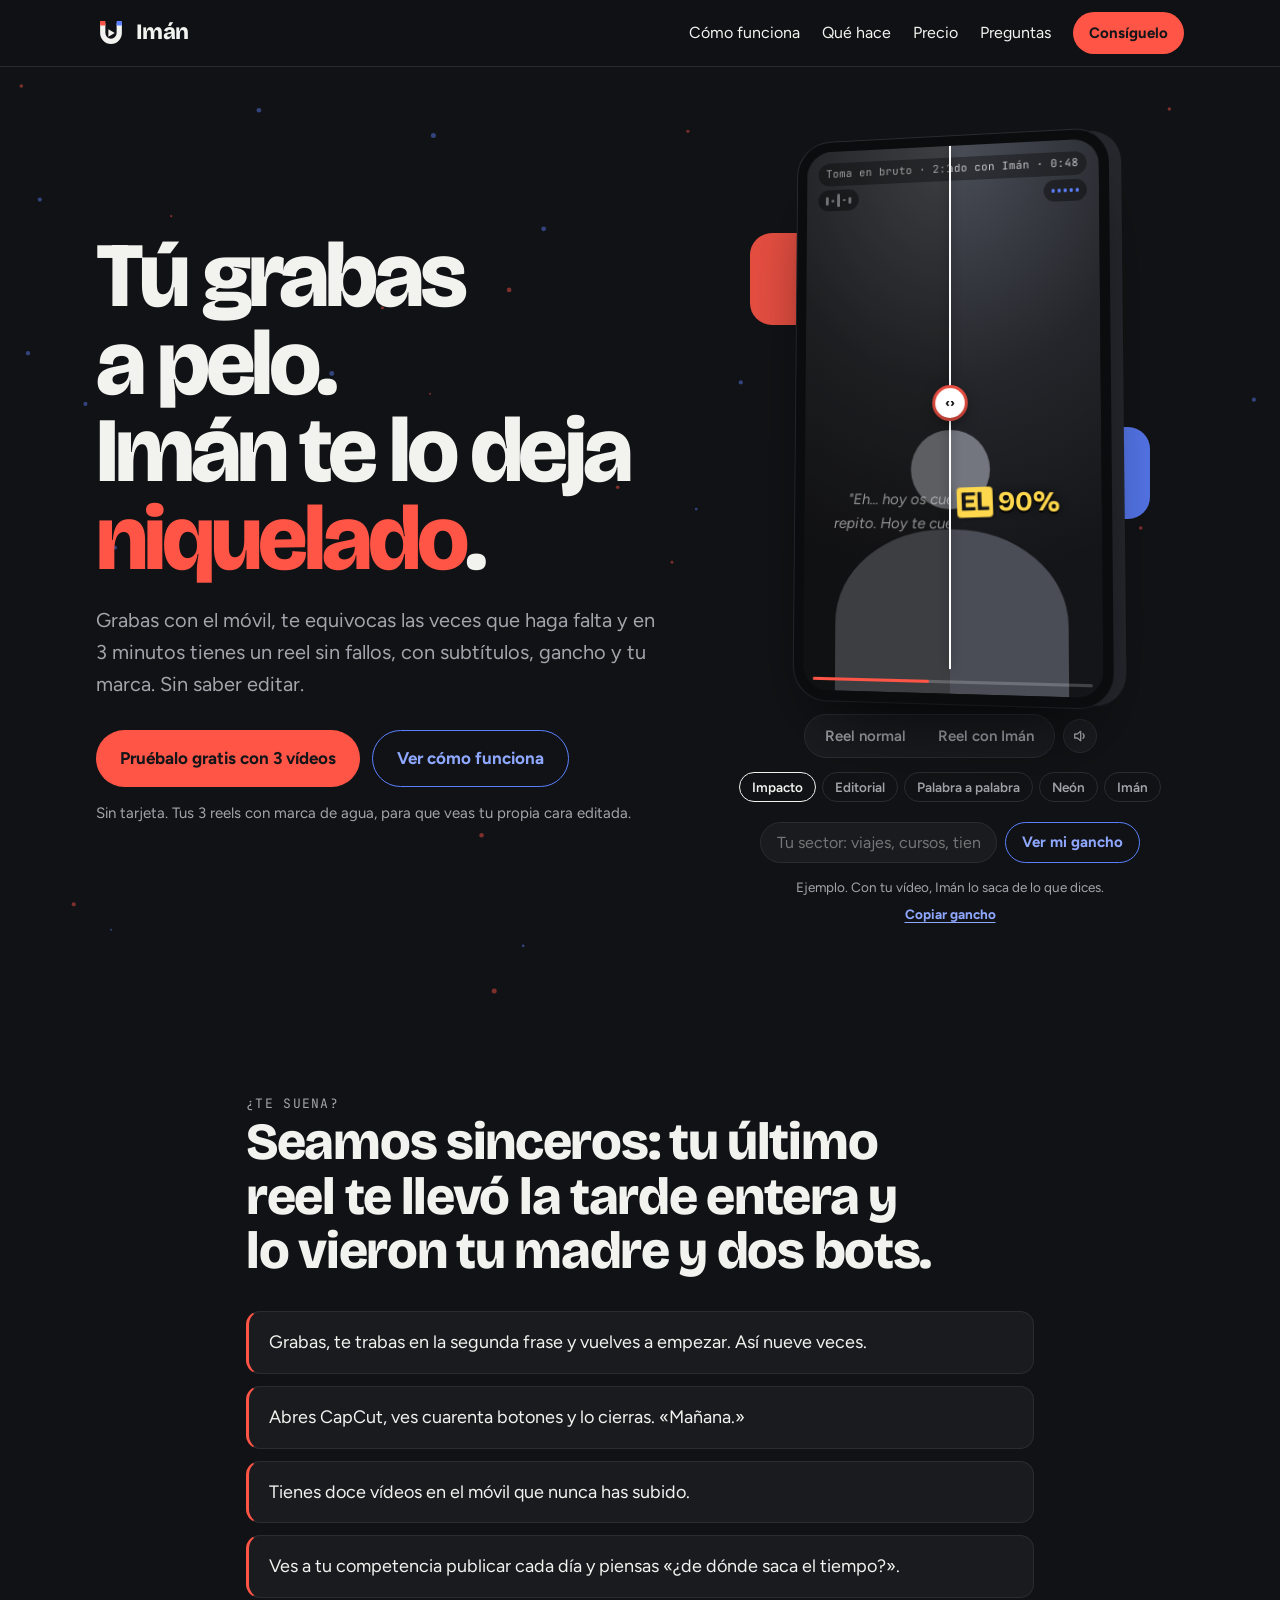
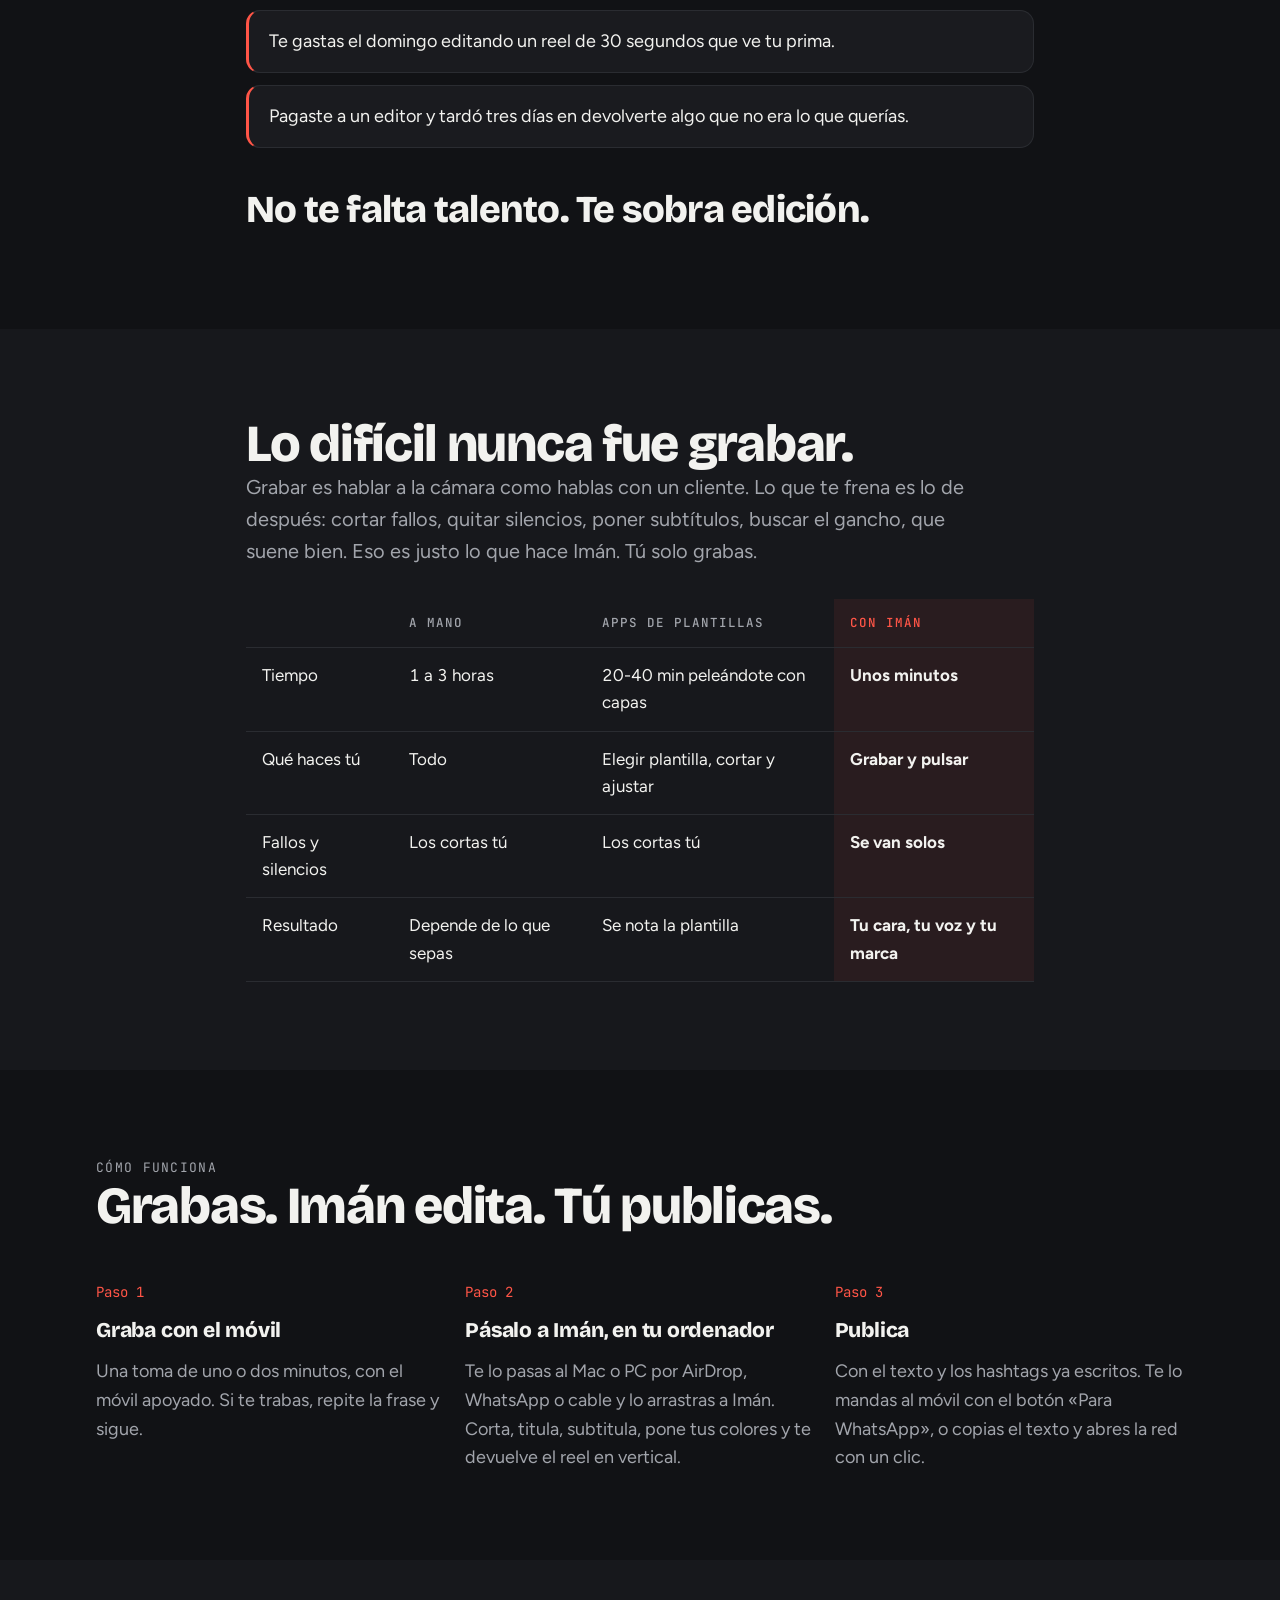
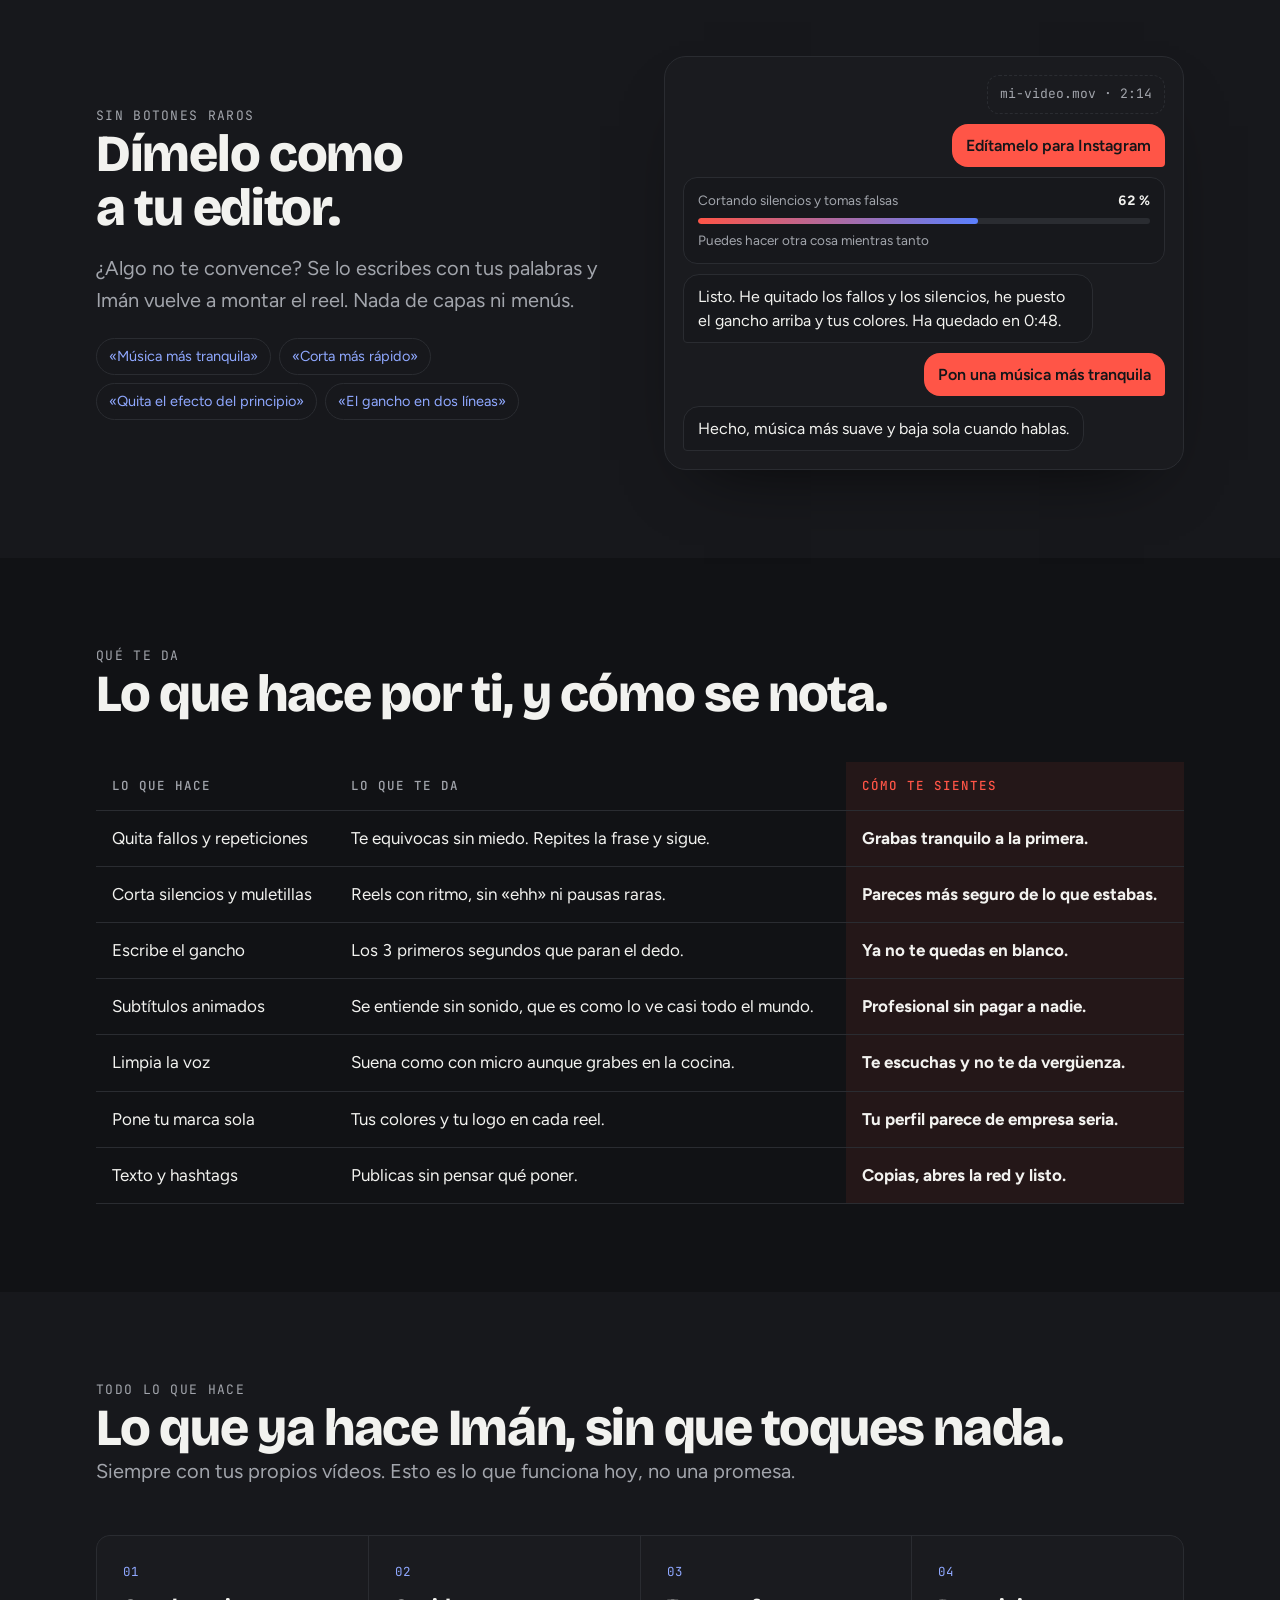
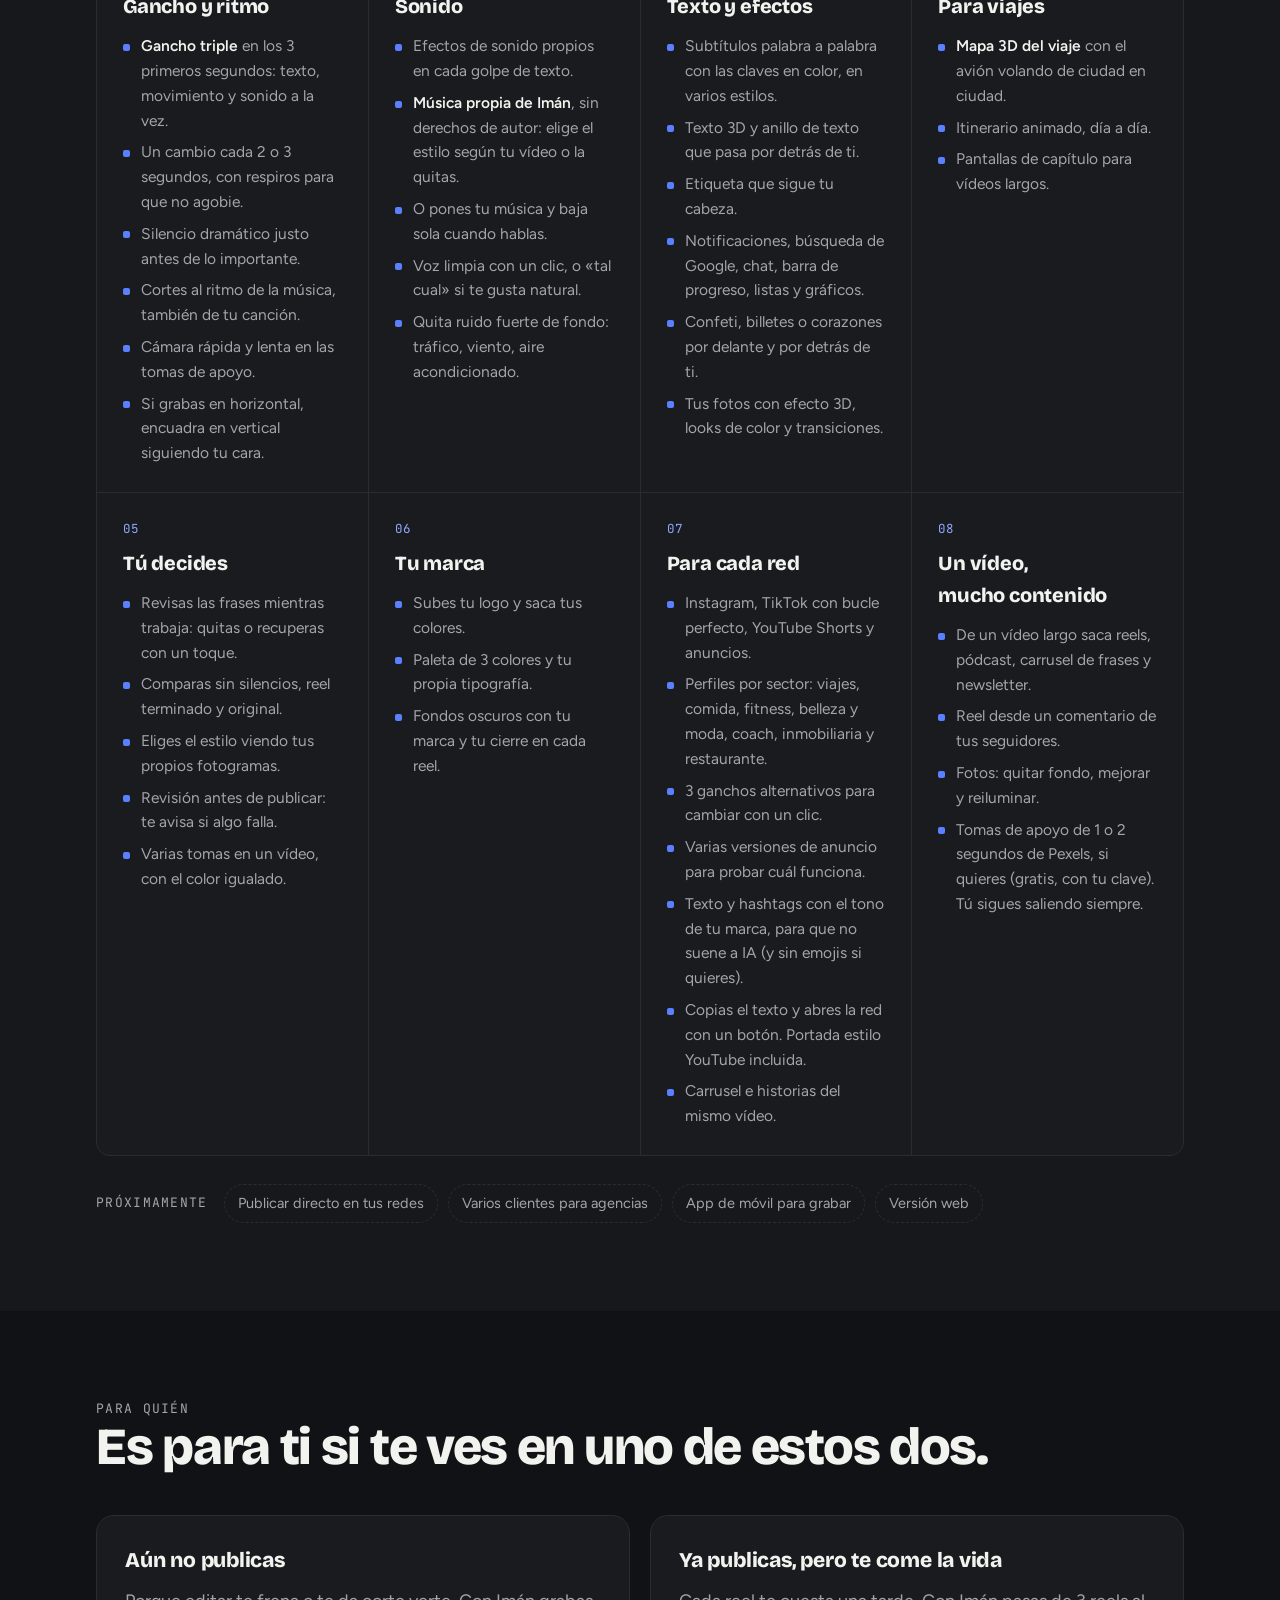
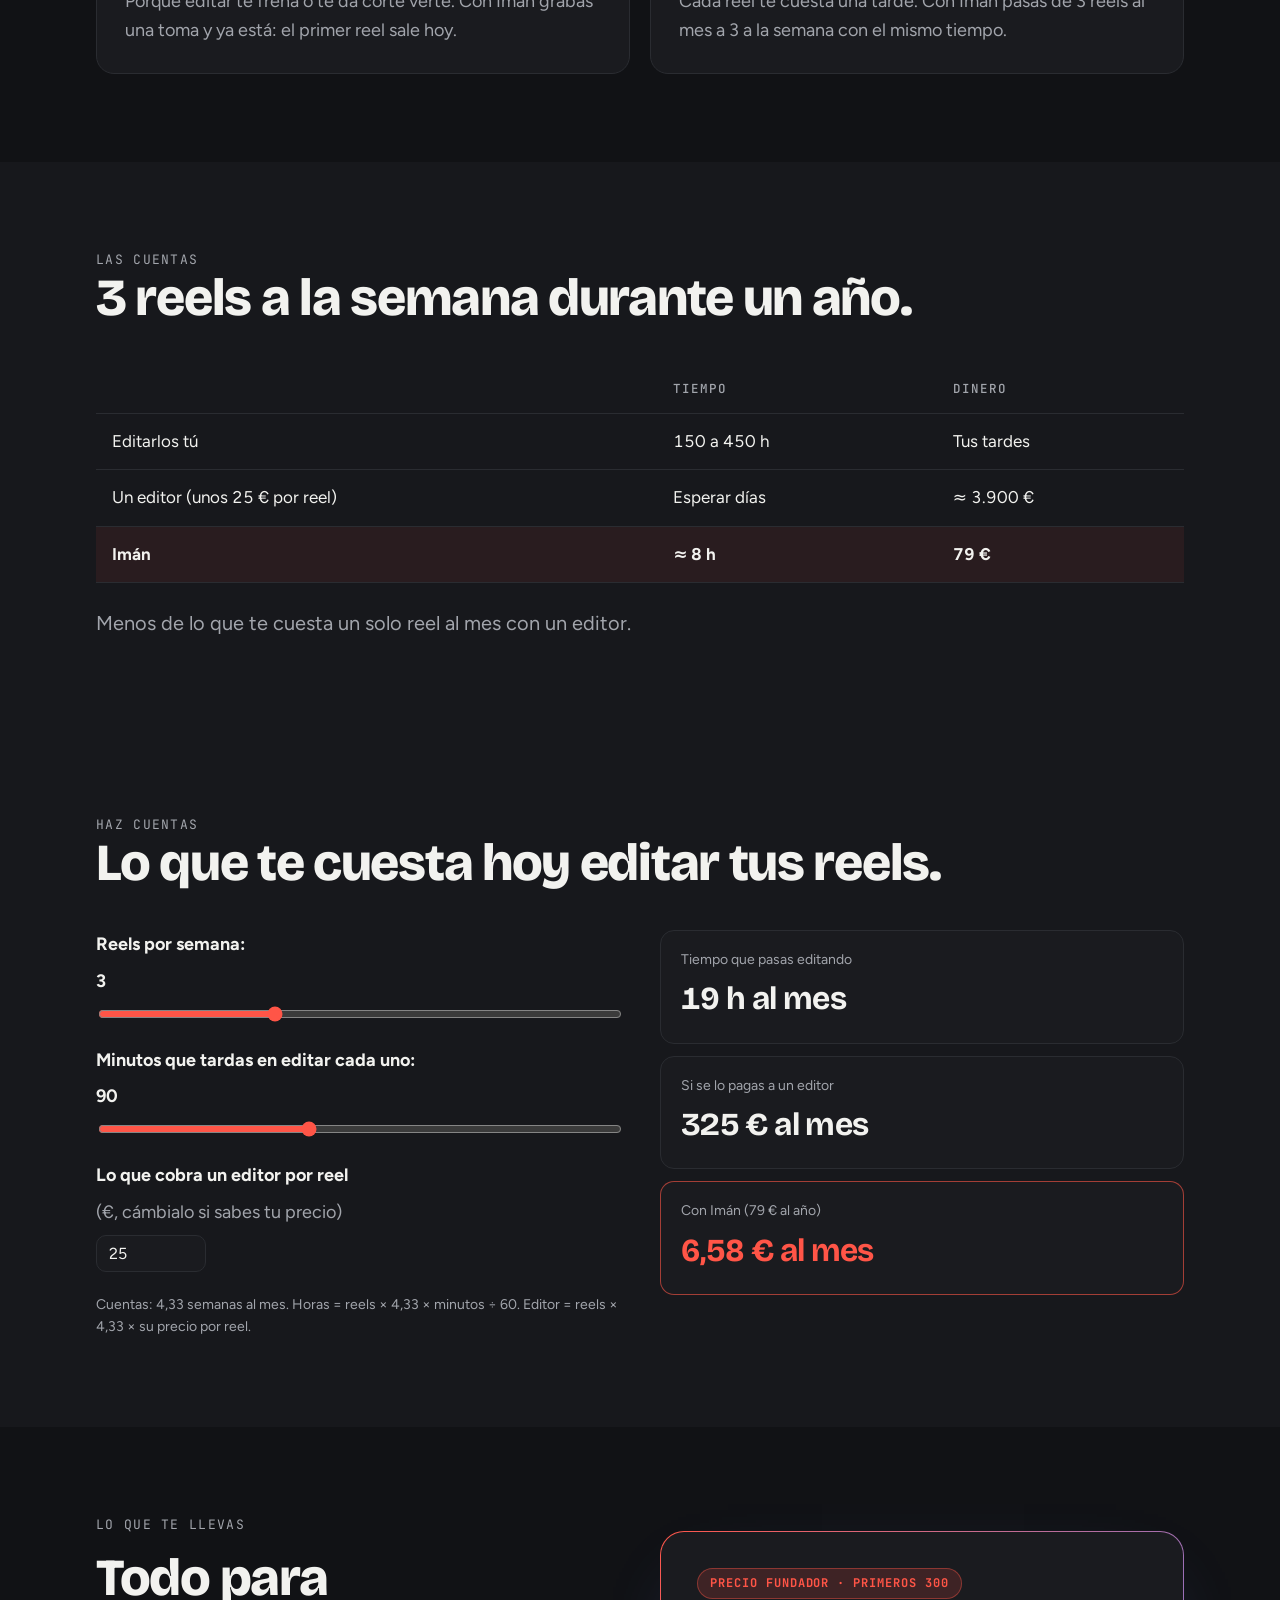
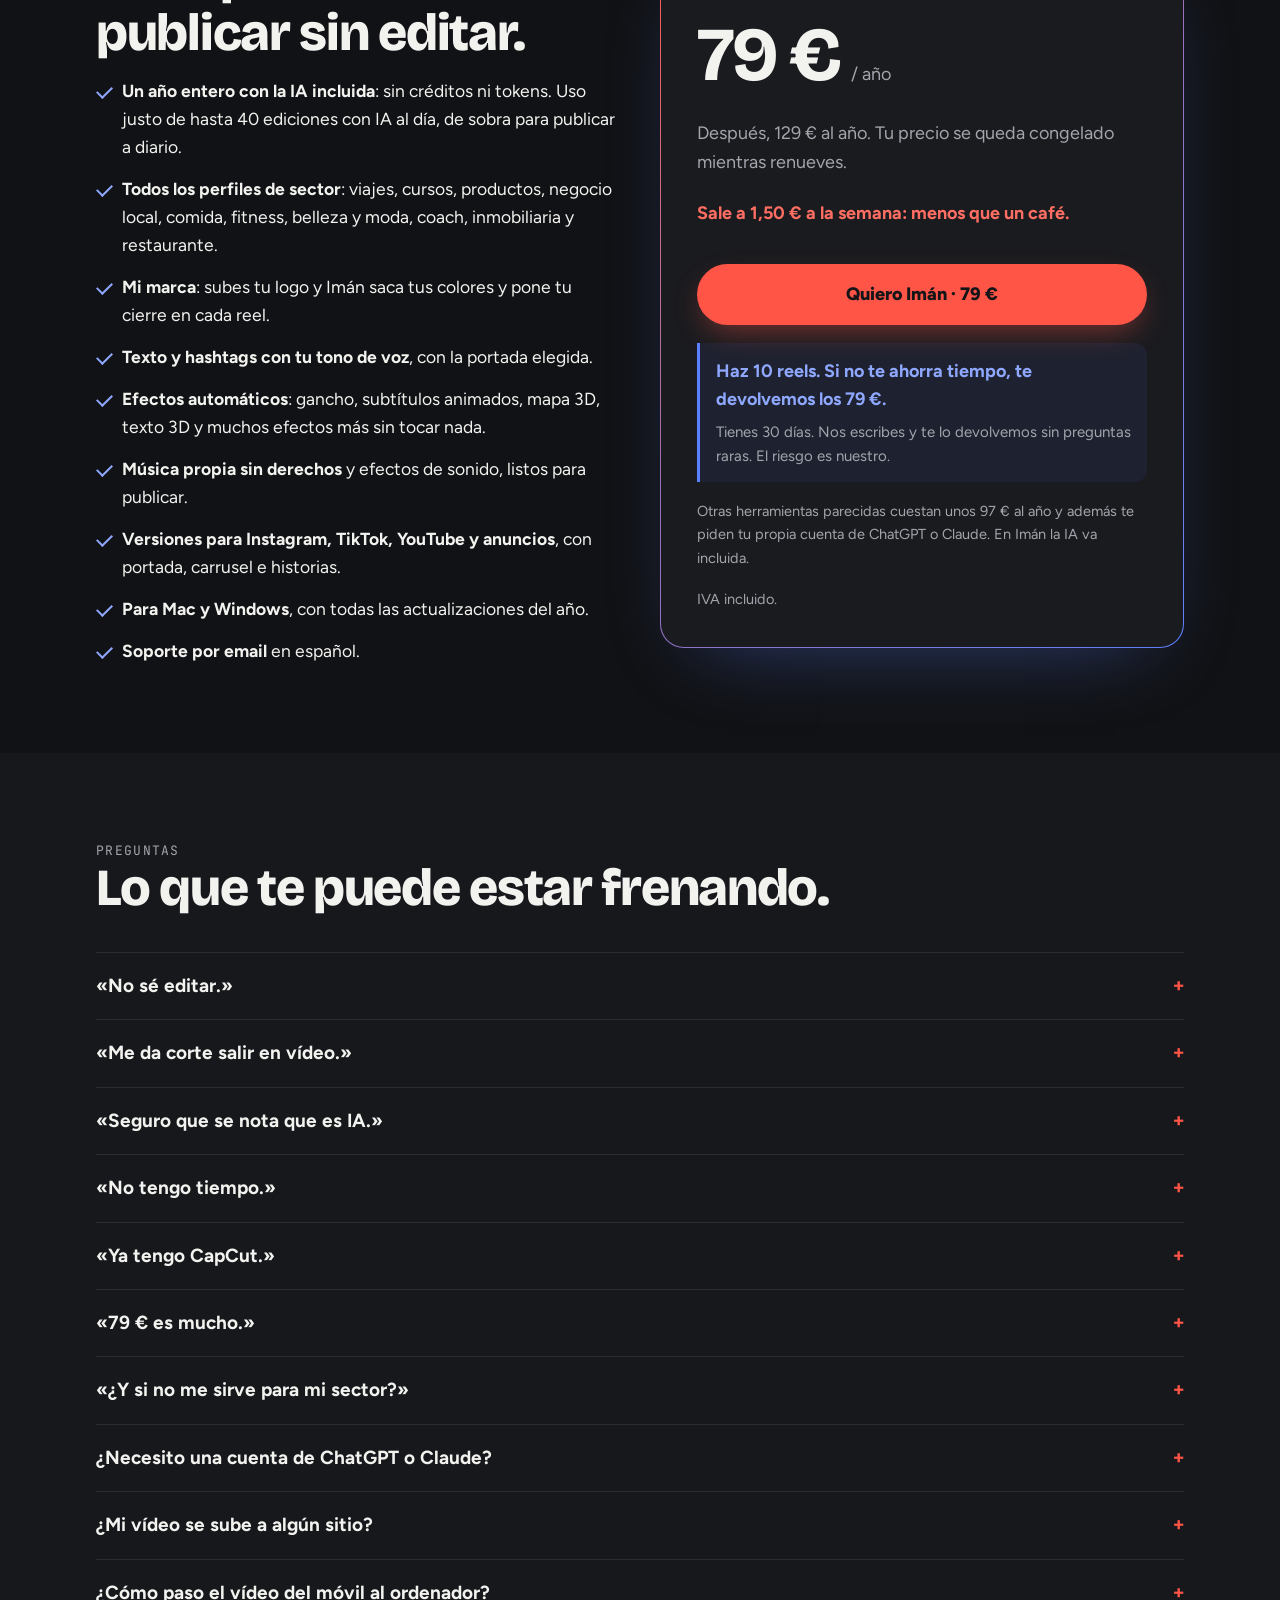
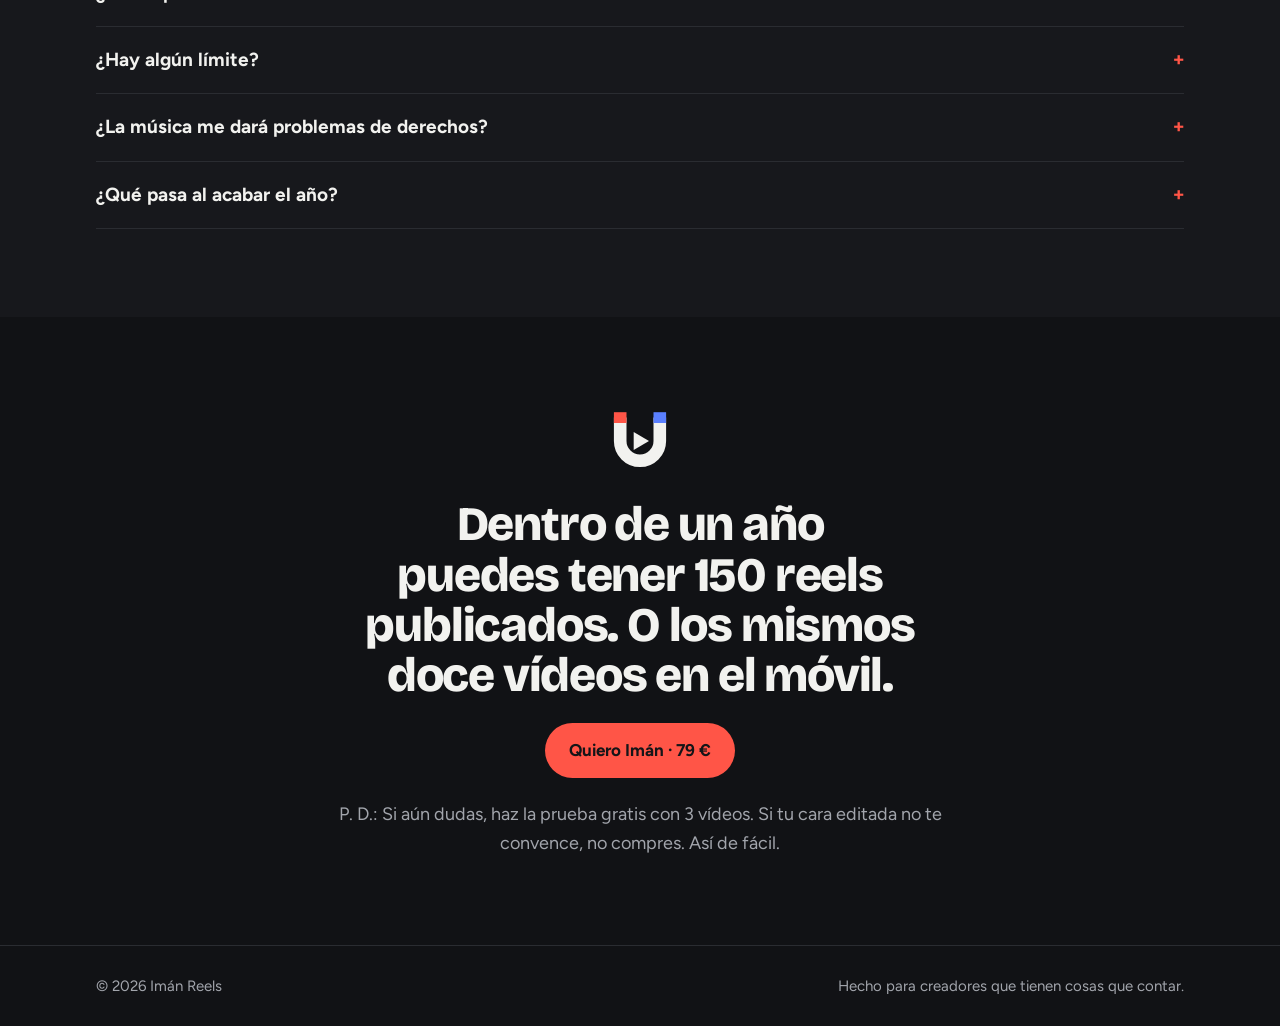
<file: site/index.html>
<!doctype html>
<html lang="es" data-theme="dark"><head><meta charset="utf-8"><meta name="viewport" content="width=device-width, initial-scale=1, viewport-fit=cover">
<link rel="icon" href="iman-logo-oscuro.svg" type="image/svg+xml">
<title>Imán · Crea reels con IA desde una toma con el móvil</title>
<meta name="claude:viewport-fit-sides" content="cover">
<meta name="description" content="Tú grabas a pelo. Imán te lo deja niquelado: quita tus fallos y los silencios, escribe el gancho, pone subtítulos y tu marca. Sin saber editar.">
<link rel="canonical" href="https://imanreels.com/">
<meta property="og:type" content="website">
<meta property="og:locale" content="es_ES">
<meta property="og:site_name" content="Imán Reels">
<meta property="og:url" content="https://imanreels.com/">
<meta property="og:title" content="Imán · Crea reels con IA desde una toma con el móvil">
<meta property="og:description" content="Tú grabas a pelo. Imán te lo deja niquelado: quita tus fallos y los silencios, escribe el gancho, pone subtítulos y tu marca. Sin saber editar.">
<meta property="og:image" content="https://imanreels.com/og.jpg">
<meta property="og:image:width" content="1200">
<meta property="og:image:height" content="630">
<meta name="twitter:card" content="summary_large_image">
<meta name="twitter:title" content="Imán · Crea reels con IA desde una toma con el móvil">
<meta name="twitter:description" content="Tú grabas a pelo. Imán te lo deja niquelado: quita tus fallos y los silencios, escribe el gancho, pone subtítulos y tu marca. Sin saber editar.">
<meta name="twitter:image" content="https://imanreels.com/og.jpg">
<script type="application/ld+json">[{"@context": "https://schema.org", "@type": "SoftwareApplication", "name": "Imán Reels", "applicationCategory": "MultimediaApplication", "operatingSystem": "Windows, macOS", "url": "https://imanreels.com/", "inLanguage": "es", "description": "Editor de reels con IA: grabas con el móvil y Imán quita los fallos y los silencios, escribe el gancho y pone subtítulos y tu marca.", "offers": {"@type": "Offer", "price": "79.00", "priceCurrency": "EUR", "description": "Licencia anual, precio fundador para los primeros 300", "availability": "https://schema.org/PreOrder", "url": "https://imanreels.com/#precio"}}, {"@context": "https://schema.org", "@type": "FAQPage", "mainEntity": [{"@type": "Question", "name": "No sé editar.", "acceptedAnswer": {"@type": "Answer", "text": "Perfecto, no hace falta. Si sabes mandar un audio de WhatsApp, sabes usar Imán."}}, {"@type": "Question", "name": "Me da corte salir en vídeo.", "acceptedAnswer": {"@type": "Answer", "text": "Normal. Por eso quita los fallos: puedes equivocarte diez veces y solo se ve la buena."}}, {"@type": "Question", "name": "Seguro que se nota que es IA.", "acceptedAnswer": {"@type": "Answer", "text": "Haz la prueba gratis y enséñaselo a alguien sin decírselo."}}, {"@type": "Question", "name": "No tengo tiempo.", "acceptedAnswer": {"@type": "Answer", "text": "Justo por eso. Grabas 2 minutos y en lo que te tomas el café está listo."}}, {"@type": "Question", "name": "Ya tengo CapCut.", "acceptedAnswer": {"@type": "Answer", "text": "CapCut te da las herramientas. Imán hace el trabajo. Puedes seguir usando los dos."}}, {"@type": "Question", "name": "79 € es mucho.", "acceptedAnswer": {"@type": "Answer", "text": "Es menos que un reel al mes con un editor. Y si en 10 reels no te ahorra tiempo, te lo devolvemos."}}, {"@type": "Question", "name": "¿Y si no me sirve para mi sector?", "acceptedAnswer": {"@type": "Answer", "text": "Tiene perfiles para viajes, cursos, productos, negocio local, comida, fitness, belleza y moda, coach, inmobiliaria y restaurante. Pruébalo gratis con tus vídeos antes de pagar."}}, {"@type": "Question", "name": "¿Necesito una cuenta de ChatGPT o Claude?", "acceptedAnswer": {"@type": "Answer", "text": "No. La IA va incluida en la licencia. Si ya tienes tu propia clave de Claude o de OpenAI, también puedes usarla."}}, {"@type": "Question", "name": "¿Mi vídeo se sube a algún sitio?", "acceptedAnswer": {"@type": "Answer", "text": "El montaje se hace en tu ordenador. Para decidir los cortes y el gancho, Imán envía a la IA el texto de lo que dices, no el vídeo."}}, {"@type": "Question", "name": "¿Cómo paso el vídeo del móvil al ordenador?", "acceptedAnswer": {"@type": "Answer", "text": "Como cualquier foto: por AirDrop, WhatsApp o cable. Y para volver, Imán te lo deja listo con el botón «Para WhatsApp» o copiando el texto y abriendo la red. La app de móvil para grabar está en camino."}}, {"@type": "Question", "name": "¿Hay algún límite?", "acceptedAnswer": {"@type": "Answer", "text": "Nada de créditos ni tokens. La IA incluida tiene un uso justo de hasta 40 ediciones al día por licencia, de sobra para publicar a diario. Los cortes, los subtítulos, los efectos y el render van en tu ordenador y no tienen límite."}}, {"@type": "Question", "name": "¿La música me dará problemas de derechos?", "acceptedAnswer": {"@type": "Answer", "text": "No. La música la crea Imán y es tuya para usarla en tus redes. Si pones tu propia canción, eso ya depende de ti."}}, {"@type": "Question", "name": "¿Qué pasa al acabar el año?", "acceptedAnswer": {"@type": "Answer", "text": "Te avisamos antes. Si renuevas, sigues con las mejoras nuevas. Si no, los reels que ya hiciste son tuyos para siempre."}}]}]</script>
<link rel="preconnect" href="https://fonts.googleapis.com">
<link rel="preconnect" href="https://fonts.gstatic.com" crossorigin>
<link rel="stylesheet" href="https://fonts.googleapis.com/css2?family=Bricolage+Grotesque:opsz,wght@12..96,500;12..96,800&family=Figtree:wght@400;500;700&family=JetBrains+Mono:wght@500&display=swap">
<style>
/* Layout: landing de una columna; la portada pone el reel animado junto a la promesa, después cómo funciona, qué hace, precio y dudas. */
:root {
  /* Oscuro por defecto: grafito con los dos polos de Imán. Rojo para actuar, azul para confiar. */
  --norte: #FF5547;
  --norte-hover: #FF6E62;
  --sur: #5B80FF;
  --sur-text: #8FA8FF;
  --bg: #111215;
  --bg-alt: #17181C;
  --fg: #F2F2EF;
  --muted: #A2A5AC;
  --line: #2A2C31;
  --card: #1A1B1F;
  --ink-on-red: #141518;
  --logo-body: #F2F2EF;
  --logo-n: #FF5547;
  --logo-s: #5B80FF;
  --link: #8FA8FF;
  color-scheme: dark;
  --display: "Bricolage Grotesque", "Arial Black", system-ui, sans-serif;
  --body: "Figtree", system-ui, -apple-system, "Segoe UI", sans-serif;
  --mono: "JetBrains Mono", ui-monospace, Menlo, monospace;
}
:root[data-theme="light"] {
  --norte: #D93A2E; --norte-hover: #C2301F; --sur: #2B59E6; --sur-text: #2B59E6; --bg: #F7F7F5; --bg-alt: #EEEEEA;
  --fg: #141518; --muted: #5E6168; --line: #DCDDE0; --card: #FFFFFF; --ink-on-red: #FFFFFF;
  --logo-body: #141518; --logo-n: #E63A2E; --logo-s: #2B59E6; --link: #2B59E6;
  color-scheme: light;
}
* { box-sizing: border-box; }
html { scroll-behavior: smooth; }
@media (prefers-reduced-motion: reduce) { html { scroll-behavior: auto; } }
body { margin: 0; background: var(--bg); color: var(--fg); font: 18px/1.6 var(--body); }
a { color: var(--link); }
h1, h2, h3 { font-family: var(--display); margin: 0; text-wrap: balance; letter-spacing: -0.025em; }
h2 { font-size: clamp(32px, 4.6vw, 52px); font-weight: 800; line-height: 1.05; }
h3 { font-size: 21px; font-weight: 800; letter-spacing: -0.01em; }
p { margin: 0; }
.inner { max-width: 1120px; margin: 0 auto; padding-left: max(16px, env(safe-area-inset-left, 0px)); padding-right: max(16px, env(safe-area-inset-right, 0px)); }
.band { padding-block: 88px; }
.band.alt { background: var(--bg-alt); }
.eyebrow { font-family: var(--mono); font-size: 13px; letter-spacing: .1em; text-transform: uppercase; color: var(--muted); }
.lead { color: var(--muted); font-size: 20px; max-width: 58ch; }
.stack { display: grid; gap: 16px; }

/* Navegación */
body::before { content: ""; position: fixed; inset: 0 0 auto; height: env(safe-area-inset-top, 0px); z-index: 10; background: var(--bg); }
nav.top { position: sticky; top: env(safe-area-inset-top, 0px); z-index: 9; background: var(--bg); background: color-mix(in srgb, var(--bg) 88%, transparent); backdrop-filter: blur(10px); border-bottom: 1px solid var(--line); }
nav.top .inner { display: flex; align-items: center; justify-content: space-between; gap: 16px; padding-block: 12px; }
.brand { display: flex; align-items: center; gap: 10px; font-family: var(--display); font-weight: 800; font-size: 22px; letter-spacing: -0.03em; color: var(--fg); text-decoration: none; }
.brand svg { width: 30px; height: 30px; }
.navlinks { display: flex; gap: 22px; align-items: center; }
.navlinks a:not(.btn) { color: var(--fg); text-decoration: none; font-size: 16px; }
@media (max-width: 720px) { .navlinks a:not(.btn) { display: none; } }

.btn { display: inline-flex; align-items: center; justify-content: center; gap: 8px; border-radius: 99px; padding: 14px 24px; font-weight: 700; font-size: 17px; text-decoration: none; background: var(--norte); color: var(--ink-on-red); border: 0; cursor: pointer; transform: translate(var(--mx, 0px), var(--my, 0px)) scale(var(--press, 1)); transition: background .15s var(--ease-out), transform .25s var(--ease-out), box-shadow .2s var(--ease-out); }
.btn:active { --press: .97; transition: background .15s var(--ease-out), transform .12s var(--ease-out); }
.btn:hover { background: var(--norte-hover); }
.btn:focus-visible { outline: 3px solid var(--sur); outline-offset: 3px; }
.btn.small { padding: 9px 16px; font-size: 15px; }
.btn.ghost { background: transparent; color: var(--sur-text); border: 1.5px solid var(--sur); }
.btn.ghost:hover { background: color-mix(in srgb, var(--sur) 12%, transparent); }

/* Portada */
.hero { padding-block: 64px 80px; }
.hero .inner { display: grid; grid-template-columns: 1.1fr .9fr; gap: 48px; align-items: center; }
.hero h1 { font-size: clamp(48px, 7.4vw, 92px); font-weight: 800; line-height: .95; letter-spacing: -0.045em; }
.hero h1 em { font-style: normal; color: var(--norte); }
.hero .lead { margin-top: 22px; }
.hero .ctas { display: flex; gap: 12px; flex-wrap: wrap; margin-top: 30px; }
.hero .note { margin-top: 14px; color: var(--muted); font-size: 15px; }
@media (max-width: 880px) { .hero .inner { grid-template-columns: minmax(0, 1fr); } }

/* Reel de demostración */
.demo { display: grid; grid-template-columns: minmax(0, 1fr); justify-items: center; gap: 14px; min-width: 0; }
.phone { width: min(320px, 100%); aspect-ratio: 9/16; border-radius: 34px; padding: 10px; background: #0B0C0E; box-shadow: 0 30px 60px -30px rgba(20,21,24,.55); }
.screen { position: relative; width: 100%; height: 100%; border-radius: 26px; overflow: hidden; background: radial-gradient(120% 80% at 50% 0%, #4b4f58 0%, #24262b 55%, #141518 100%); }
.screen .person { position: absolute; left: 50%; bottom: -6%; width: 78%; aspect-ratio: 3/4; transform: translateX(-50%); }
.screen .person i { position: absolute; left: 50%; transform: translateX(-50%); display: block; }
.screen .person .head { top: 6%; width: 34%; aspect-ratio: 1; border-radius: 50%; background: #73767e; }
.screen .person .body { bottom: 0; width: 100%; height: 62%; border-radius: 48% 48% 0 0; background: #4a4d55; }
.hookcard { position: absolute; top: 15%; left: 8%; right: 8%; background: #141518; color: #F7F7F5; font-family: var(--display); font-weight: 800; font-size: 21px; line-height: 1.08; padding: 12px 14px; text-align: center; transform-origin: 50% 50%; }
.hookcard em { font-style: normal; color: #FF5547; }
.caption { position: absolute; top: 63%; left: 6%; right: 6%; text-align: center; font-family: var(--display); font-weight: 800; font-size: 27px; line-height: 1.1; color: #fff; text-shadow: 0 2px 0 #000, 0 0 8px rgba(0,0,0,.8); text-transform: uppercase; letter-spacing: -0.01em; min-height: 1.2em; }
.caption b, .caption span { display: inline-block; }
.caption b { color: #FFD84D; }
.caption { font-family: var(--display); }
/* La palabra que suena da un pequeño salto: solo transform, así las vecinas no se mueven. */
.caption .now { animation: pop-word .25s cubic-bezier(.34, 1.3, .64, 1) both; }
@keyframes pop-word { 0% { transform: translateY(4px) scale(.9); } 60% { transform: translateY(-2px) scale(1.16); } 100% { transform: scale(1.1); } }
/* Barra de tiempo: se arrastra con el dedo o el ratón y se mueve con las flechas. Zona táctil de 24 px. */
.timeline { position: absolute; z-index: 5; left: 10px; right: 10px; bottom: 0; height: 24px; cursor: ew-resize; touch-action: none; border-radius: 4px; }
.timeline::before, .timeline i { content: ""; position: absolute; left: 0; bottom: 10px; height: 3px; border-radius: 2px; }
.timeline::before { right: 0; background: rgba(255,255,255,.2); }
.timeline i { display: block; width: 0; background: #FF5547; }
.timeline:focus-visible { outline: 2px solid var(--sur); outline-offset: 2px; }
.timeline.dragging i::after { content: ""; position: absolute; right: -6px; top: -4.5px; width: 12px; height: 12px; border-radius: 50%; background: #fff; }
.screen .tag { position: absolute; top: 12px; left: 12px; font-family: var(--mono); font-size: 11px; color: rgba(255,255,255,.75); background: rgba(0,0,0,.35); padding: 3px 8px; border-radius: 99px; }
/* Antes y después: la capa en bruto tapa la parte izquierda hasta la línea (--split). */
.rawlayer { position: absolute; inset: 0; z-index: 3; background: radial-gradient(120% 80% at 50% 0%, #4b4f58 0%, #24262b 55%, #141518 100%);
  filter: saturate(.55) brightness(.8); clip-path: inset(0 calc(100% - var(--split, 50%)) 0 0); }
.animating .rawlayer, .animating .splitter { transition: clip-path .35s var(--ease-out), left .35s var(--ease-out); }
.rawlayer .rawtext { display: block; }
.screen { touch-action: pan-y; cursor: ew-resize; }
.splitter { position: absolute; z-index: 4; top: 0; bottom: 24px; left: var(--split, 50%); width: 44px; transform: translateX(-50%);
  display: grid; place-items: center; outline: none; }
.splitter::before { content: ""; position: absolute; top: 0; bottom: 0; left: 50%; width: 2px; transform: translateX(-50%); background: #fff; box-shadow: 0 0 10px rgba(0,0,0,.5); }
.splitter b { position: relative; width: 30px; height: 30px; border-radius: 50%; background: #fff; color: #141518; display: grid; place-items: center;
  font: 800 12px var(--body); box-shadow: 0 4px 14px rgba(0,0,0,.5), 0 0 0 3px var(--norte); transition: transform .15s var(--ease-out); }
.screen:active .splitter b { transform: scale(1.12); }
.splitter:focus-visible b { box-shadow: 0 0 0 3px var(--sur), 0 4px 14px rgba(0,0,0,.5); }
.screen .tag.right { left: auto; right: 12px; }
/* Ondas de voz: limpias y azules en el editado, irregulares y grises en el bruto. */
.wave { position: absolute; top: 40px; display: flex; align-items: center; gap: 3px; height: 22px; padding: 0 8px; border-radius: 99px; background: rgba(0,0,0,.4); }
.wave.edited { right: 12px; }
.wave.rawwave { left: 12px; }
.wave span { width: 3px; height: 4px; border-radius: 2px; background: #5B80FF; }
.wave.edited span { animation: wave 1.1s ease-in-out infinite; }
.wave.edited span:nth-child(2) { animation-delay: .15s; } .wave.edited span:nth-child(3) { animation-delay: .3s; }
.wave.edited span:nth-child(4) { animation-delay: .45s; } .wave.edited span:nth-child(5) { animation-delay: .6s; }
@keyframes wave { 0%, 100% { transform: scaleY(1); } 50% { transform: scaleY(3); } }
.wave.rawwave span { background: #8a8d94; }
.wave.rawwave span:nth-child(1) { height: 9px; } .wave.rawwave span:nth-child(2) { height: 3px; } .wave.rawwave span:nth-child(3) { height: 14px; }
.wave.rawwave span:nth-child(4) { height: 2px; } .wave.rawwave span:nth-child(5) { height: 7px; }
@media (prefers-reduced-motion: reduce) { .wave.edited span { animation: none; height: 10px; } }
.rawtext { position: absolute; top: 63%; left: 8%; right: 8%; text-align: center; color: rgba(255,255,255,.7); font-size: 15px; font-style: italic; display: none; }
.toggle { display: inline-flex; background: var(--card); border: 1px solid var(--line); border-radius: 99px; padding: 4px; }
.toggle button { font: 600 15px var(--body); border: 0; background: transparent; color: var(--muted); padding: 8px 16px; border-radius: 99px; cursor: pointer; }
.toggle button[aria-pressed="true"] { background: var(--fg); color: var(--bg); }
.toggle button:focus-visible { outline: 2px solid var(--sur); outline-offset: 2px; }
.switchrow { display: flex; align-items: center; gap: 8px; }
.mute { border: 1px solid var(--line); background: var(--card); color: var(--muted); width: 34px; height: 34px; border-radius: 50%; cursor: pointer; display: grid; place-items: center; padding: 0; }
.mute svg { width: 16px; height: 16px; }
.mute:focus-visible, .phone:focus-visible { outline: 2px solid var(--sur); outline-offset: 3px; }
/* Estilos de subtítulo de la demo (los mismos nombres que en la app) */
.styles { display: flex; gap: 6px; flex-wrap: wrap; justify-content: center; }
.styles button { font: 600 13.5px var(--body); color: var(--muted); background: transparent; border: 1px solid var(--line); border-radius: 99px; padding: 6px 12px; cursor: pointer; }
.styles button[aria-pressed="true"] { color: var(--fg); border-color: var(--fg); }
.styles button:focus-visible { outline: 2px solid var(--sur); outline-offset: 2px; }
/* Impacto: la palabra que suena entra en una caja amarilla con un pop y un giro. */
.phone:not([data-cap]) .caption .cur, .phone[data-cap="impacto"] .caption .cur { background: #FFD84D; color: #141518; text-shadow: none;
  padding: 0 .12em; border-radius: 4px; box-shadow: 3px 3px 0 #141518; }
.phone:not([data-cap]) .caption .now, .phone[data-cap="impacto"] .caption .now { animation: pop-turn .35s cubic-bezier(.34, 1.3, .64, 1) both; }
@keyframes pop-turn { 0% { transform: scale(.4) rotate(-10deg); } 60% { transform: scale(1.15) rotate(3deg); } 100% { transform: scale(1) rotate(-2deg); } }
/* Editorial: pastilla de cristal, minúsculas y fundido suave. */
.phone[data-cap="editorial"] .caption { font-family: var(--body); text-transform: none; font-weight: 700; font-size: 22px; letter-spacing: 0; text-shadow: none;
  left: 50%; right: auto; transform: translateX(-50%); width: max-content; max-width: 86%; padding: 8px 16px; border-radius: 14px;
  background: rgba(0,0,0,.45); backdrop-filter: blur(8px); border: 1px solid rgba(255,255,255,.1); }
.phone[data-cap="editorial"] .caption b { color: #fff; }
.phone[data-cap="editorial"] .caption .now { animation: soft-in .5s var(--ease-out) both; }
@keyframes soft-in { from { transform: translateY(10px); filter: blur(4px); opacity: 0; } }
/* Imán: mayúsculas en blanco y las palabras clave en rojo o azul, con un brillo del mismo color. */
.phone[data-cap="iman"] .caption { font-family: var(--display); color: #fff; }
.phone[data-cap="iman"] .caption b[data-pole="n"] { color: #FF5547; text-shadow: 0 0 14px rgba(255,85,71,.55), 0 2px 0 #000; }
.phone[data-cap="iman"] .caption b[data-pole="s"] { color: #8FA8FF; text-shadow: 0 0 14px rgba(91,128,255,.6), 0 2px 0 #000; }
.phone[data-cap="iman"] .caption .now { animation: slide-up .3s cubic-bezier(.34, 1.15, .64, 1) both; }
@keyframes slide-up { from { transform: translateY(12px); opacity: 0; } }
.phone[data-cap="palabra"] .caption > :not(.cur) { display: none; }
.phone[data-cap="palabra"] .caption .cur { font-size: 40px; color: #FFD84D; }
.phone[data-cap="neon"] .caption { color: #fff; text-shadow: 0 0 6px #5B80FF, 0 0 14px #5B80FF; }
.phone[data-cap="neon"] .caption b { color: #fff; text-shadow: 0 0 6px #FF5547, 0 0 16px #FF5547; }
.phone[data-cap="palabra"] .caption .cur, .phone[data-cap="neon"] .caption .cur { background: none; box-shadow: none; padding: 0; }
@media (prefers-reduced-motion: reduce) { .caption .cur { animation: none !important; } }
/* Lo que dicen: tarjetas tipo notificación (se enseña cuando haya testimonios reales) */
.proof { display: flex; gap: 14px; overflow-x: auto; scroll-snap-type: x mandatory; padding: 4px 2px 16px; margin-top: 32px; }
.note-card { flex: 0 0 min(320px, 85%); scroll-snap-align: start; background: var(--card); border: 1px solid var(--line); border-radius: 18px; padding: 14px 16px; display: grid; gap: 6px; }
.note-card header { display: flex; justify-content: space-between; color: var(--muted); font-size: 13px; }
.note-card p { font-size: 16px; }
/* Prueba tu sector */
.try { display: flex; gap: 8px; width: min(380px, 100%); margin-top: 6px; }
.try input { flex: 1; min-width: 0; font: 16px var(--body); color: var(--fg); background: var(--card); border: 1px solid var(--line); border-radius: 99px; padding: 10px 16px; }
.try input:focus-visible { outline: 2px solid var(--sur); outline-offset: 1px; }
.try button, .linkbtn { font: 700 15px var(--body); color: var(--sur-text); background: transparent; border: 1.5px solid var(--sur); border-radius: 99px; padding: 10px 16px; cursor: pointer; white-space: nowrap; }
.linkbtn { border: 0; padding: 4px 6px; font-size: 13.5px; text-decoration: underline; text-underline-offset: 3px; }
.try-foot { display: flex; align-items: center; justify-content: center; gap: 4px 10px; flex-wrap: wrap; max-width: 380px; }
.try-note { color: var(--muted); font-size: 13.5px; text-align: center; }
/* Barra de compra flotante (solo móvil) */
.sticky-buy { position: fixed; z-index: 20; left: 12px; right: 12px; bottom: max(12px, env(safe-area-inset-bottom, 0px));
  display: flex; align-items: center; justify-content: space-between; gap: 12px; padding: 8px 8px 8px 18px; border-radius: 99px;
  background: var(--card); background: color-mix(in srgb, var(--card) 88%, transparent); backdrop-filter: blur(14px); border: 1px solid var(--line);
  box-shadow: 0 16px 32px rgba(0,0,0,.55); transform: translateY(140%); transition: transform .4s cubic-bezier(.34, 1.3, .64, 1); }
.sticky-buy.visible { transform: none; }
.sticky-buy span { font-size: 13.5px; color: var(--muted); white-space: nowrap; }
.sticky-buy b { color: var(--fg); }
.sticky-buy .btn { padding: 10px 14px; font-size: 14px; white-space: nowrap; }
@media (pointer: fine) and (min-width: 720px) { .sticky-buy { display: none; } }
@media (prefers-reduced-motion: reduce) { .sticky-buy { transition: none; } }
.spark { position: fixed; z-index: 30; width: 5px; height: 5px; border-radius: 50%; pointer-events: none; }
/* Calculadora */
.calc { display: grid; grid-template-columns: 1fr 1fr; gap: 40px; margin-top: 40px; align-items: start; }
.calc .controls { display: grid; gap: 22px; }
.calc label { display: grid; gap: 8px; font-weight: 700; }
.calc label span { font-weight: 400; color: var(--muted); }
.calc input[type=range] { width: 100%; accent-color: var(--norte); }
.calc input[type=number] { width: 110px; font: 16px var(--body); color: var(--fg); background: var(--card); border: 1px solid var(--line); border-radius: 10px; padding: 8px 12px; }
.calc .out { display: grid; gap: 12px; }
.calc .out div { background: var(--card); border: 1px solid var(--line); border-radius: 14px; padding: 18px 20px; display: grid; gap: 2px; }
.calc .out small { color: var(--muted); font-size: 14px; }
.calc .out strong { font-family: var(--display); font-size: 32px; letter-spacing: -0.02em; font-variant-numeric: tabular-nums; }
.calc .out .us { border-color: color-mix(in srgb, var(--norte) 60%, transparent); }
.calc .out .us strong { color: var(--norte); }
.calc .fine { color: var(--muted); font-size: 14px; }
@media (max-width: 820px) { .calc { grid-template-columns: 1fr; } }
/* Barra al salir (escritorio) */
.exit-bar { position: fixed; z-index: 40; top: 0; left: 0; right: 0; background: var(--card); border-bottom: 2px solid var(--sur);
  box-shadow: 0 12px 30px rgba(0,0,0,.4); animation: slide-down .3s var(--ease-out); }
.exit-bar .inner { display: flex; align-items: center; justify-content: space-between; gap: 16px; padding-block: 12px; font-size: 16px; }
.exit-bar .acts { display: flex; gap: 8px; align-items: center; }
.exit-bar button { background: transparent; border: 0; color: var(--muted); font-size: 22px; cursor: pointer; padding: 4px 8px; }
@keyframes slide-down { from { transform: translateY(-100%); } }
@media (prefers-reduced-motion: reduce) { .exit-bar { animation: none; } }
/* Campo magnético de la portada */
.hero { position: relative; isolation: isolate; }
#field { position: absolute; inset: 0; z-index: -1; width: 100%; height: 100%; pointer-events: none; }

/* Pasos */
.steps { display: grid; grid-template-columns: repeat(3, 1fr); gap: 20px; margin-top: 48px; }
.step { display: grid; gap: 10px; align-content: start; }
.step .n { font-family: var(--mono); font-size: 14px; color: var(--norte); }
.step p { color: var(--muted); }
@media (max-width: 820px) { .steps { grid-template-columns: 1fr; } }

/* Qué hace */
.feats { display: grid; grid-template-columns: repeat(3, 1fr); gap: 1px; background: var(--line); border: 1px solid var(--line); border-radius: 14px; overflow: hidden; margin-top: 48px; }
.feat { background: var(--card); padding: 26px; display: grid; gap: 8px; align-content: start; }
.feat p { color: var(--muted); font-size: 16.5px; }
.feat .mono { font-family: var(--mono); font-size: 12.5px; color: var(--sur-text); }
@media (max-width: 900px) { .feats { grid-template-columns: repeat(2, 1fr); } }
@media (max-width: 600px) { .feats { grid-template-columns: 1fr; } }
.feat h3 { font-size: 20px; }
.feat ul { list-style: none; padding: 0; margin: 4px 0 0; display: grid; gap: 7px; }
.feat li { color: var(--muted); font-size: 15.5px; padding-left: 18px; position: relative; }
.feat li::before { content: ""; position: absolute; left: 0; top: .62em; width: 7px; height: 7px; border-radius: 2px; background: var(--sur); }
.feat li b { color: var(--fg); font-weight: 600; }
.feats.g4 { grid-template-columns: repeat(4, 1fr); }
@media (max-width: 1100px) { .feats.g4 { grid-template-columns: repeat(2, 1fr); } }
@media (max-width: 600px) { .feats.g4 { grid-template-columns: 1fr; } }
/* Dímelo como a tu editor: maqueta del chat de la app con el progreso real. */
.chatwrap { display: grid; grid-template-columns: 1fr 1fr; gap: 48px; align-items: center; margin-top: 8px; }
.chatwrap > * { min-width: 0; }
.chatwrap .lead { margin-top: 16px; }
.chat-ex { display: flex; flex-wrap: wrap; gap: 8px; margin-top: 22px; }
.chat-ex span { font-size: 14.5px; padding: 6px 12px; border-radius: 99px; border: 1px solid var(--line); color: var(--sur-text); }
.chat { background: var(--card); border: 1px solid var(--line); border-radius: 22px; padding: 18px; display: grid; gap: 10px; box-shadow: 0 30px 70px -40px rgba(0,0,0,.8); }
.chat .file { justify-self: end; font-family: var(--mono); font-size: 13px; color: var(--muted); border: 1px dashed var(--line); border-radius: 12px; padding: 8px 12px; }
.msg { max-width: 85%; padding: 10px 14px; border-radius: 16px; font-size: 16px; line-height: 1.45; }
.msg.me { justify-self: end; background: var(--norte); color: var(--ink-on-red); border-bottom-right-radius: 4px; font-weight: 600; }
.msg.bot { justify-self: start; background: var(--bg-alt); border: 1px solid var(--line); border-bottom-left-radius: 4px; }
.progress { display: grid; gap: 6px; padding: 12px 14px; border-radius: 14px; background: var(--bg-alt); border: 1px solid var(--line); }
.progress small { color: var(--muted); font-size: 13.5px; display: flex; justify-content: space-between; gap: 10px; }
.progress small b { color: var(--fg); font-variant-numeric: tabular-nums; white-space: nowrap; }
@media (max-width: 360px) { .sticky-buy { justify-content: center; padding-left: 8px; } .sticky-buy span { display: none; } }
.progress i { display: block; height: 6px; border-radius: 3px; background: var(--line); overflow: hidden; }
.progress i::after { content: ""; display: block; height: 100%; width: 62%; border-radius: 3px; background: linear-gradient(90deg, var(--norte), var(--sur)); transform-origin: left; }
.js .progress.in i::after { animation: fill 1.6s var(--ease-out) both; }
@keyframes fill { from { transform: scaleX(0); } }
@media (prefers-reduced-motion: reduce) { .js .progress.in i::after { animation: none; } }
@media (max-width: 820px) { .chatwrap { grid-template-columns: 1fr; gap: 32px; } }
/* Beta: bloque discreto, se enseña cuando hay enlace al formulario o número de WhatsApp. */
.beta { display: flex; align-items: center; justify-content: space-between; gap: 20px 32px; flex-wrap: wrap; padding: 22px 26px; border: 1px solid var(--line); border-left: 3px solid var(--sur); border-radius: 0 14px 14px 0; background: var(--card); }
.beta h3 { font-size: 20px; }
.beta p { color: var(--muted); font-size: 16px; max-width: 62ch; margin-top: 4px; }
.soon-row { margin-top: 28px; display: flex; flex-wrap: wrap; gap: 10px; align-items: center; }
.soon-row .eyebrow { margin-right: 6px; }
.soon-pill { font-size: 14.5px; padding: 7px 13px; border: 1px dashed var(--line); border-radius: 999px; color: var(--muted); }

/* Comparativa */
.compare { margin-top: 40px; overflow-x: auto; }
table { width: 100%; min-width: 0; border-collapse: collapse; font-size: 17px; font-variant-numeric: tabular-nums; }
th, td { padding: 14px 16px; border-bottom: 1px solid var(--line); text-align: left; vertical-align: top; }
thead th { font-family: var(--mono); font-size: 12.5px; letter-spacing: .08em; text-transform: uppercase; color: var(--muted); font-weight: 500; }
td.us, th.us { background: color-mix(in srgb, var(--norte) 8%, transparent); }
th.us { color: var(--norte); }
td.us { font-weight: 700; }
.compare.after { margin-top: 32px; }
.price .later { margin: 8px 0 4px; color: var(--muted); }
.price .weekly { margin: 0 0 18px; font-weight: 700; color: var(--norte-hover); }

/* Precio */
.pricing { display: grid; grid-template-columns: 1fr 1fr; gap: 40px; align-items: center; }
.price { border: 1px solid transparent; border-radius: 24px; padding: 36px; display: grid; gap: 18px;
  background: linear-gradient(var(--card), var(--card)) padding-box,
              linear-gradient(135deg, var(--norte), color-mix(in srgb, var(--norte) 40%, var(--sur)) 45%, var(--sur)) border-box;
  box-shadow: 0 30px 80px -40px color-mix(in srgb, var(--sur) 45%, transparent); }
.price .amount { display: flex; align-items: baseline; gap: 12px; flex-wrap: wrap; }
.price .amount b { font-family: var(--display); font-size: 76px; line-height: 1; letter-spacing: -0.04em; color: var(--fg); }
.price .btn { font-size: 18px; font-weight: 800; padding: 16px 28px; box-shadow: 0 12px 30px -8px color-mix(in srgb, var(--norte) 45%, transparent); }
.price .btn:hover { box-shadow: 0 18px 36px -6px color-mix(in srgb, var(--norte) 55%, transparent); }
.price .amount s { color: var(--muted); font-size: 22px; }
.price .amount span { color: var(--muted); }
.badge { justify-self: start; white-space: nowrap; font-family: var(--mono); font-size: 12px; font-weight: 700; letter-spacing: .08em; text-transform: uppercase;
  background: color-mix(in srgb, var(--norte) 16%, transparent); color: var(--norte); border: 1px solid color-mix(in srgb, var(--norte) 40%, transparent);
  padding: 5px 12px; border-radius: 99px; }
.price ul { list-style: none; padding: 0; margin: 0; display: grid; gap: 10px; }
.price li { display: grid; grid-template-columns: 22px 1fr; gap: 10px; }
.price li::before { content: ""; width: 14px; height: 8px; margin-top: 8px; border-left: 2.5px solid var(--sur-text); border-bottom: 2.5px solid var(--sur-text); transform: rotate(-45deg); }
.price .fine { color: var(--muted); font-size: 14.5px; }
@media (max-width: 820px) { .pricing { grid-template-columns: minmax(0, 1fr); } }
.pricing > *, .calc > *, .profiles > *, .steps > * { min-width: 0; }
@media (max-width: 380px) { .price { padding: 24px 18px; } .badge { white-space: normal; } .price .amount b { font-size: 62px; } .feat, .profile { padding: 22px 18px; } }

/* Preguntas */
.faq { display: grid; gap: 0; margin-top: 36px; border-top: 1px solid var(--line); }
details { border-bottom: 1px solid var(--line); padding: 18px 0; }
summary { cursor: pointer; font-weight: 700; font-size: 19px; list-style: none; display: flex; justify-content: space-between; gap: 16px; }
summary::-webkit-details-marker { display: none; }
summary::after { content: "+"; font-family: var(--mono); color: var(--norte); }
details[open] summary::after { content: "–"; }
summary:focus-visible { outline: 2px solid var(--sur); outline-offset: 4px; }
details p { color: var(--muted); margin-top: 10px; max-width: 70ch; }

/* Cierre */
.final { text-align: center; }
.final .inner { display: grid; justify-items: center; gap: 22px; }
.final h2 { font-size: clamp(40px, 7vw, 80px); }
footer { border-top: 1px solid var(--line); padding-block: 28px; color: var(--muted); font-size: 15px; }
footer .inner { display: flex; justify-content: space-between; gap: 16px; flex-wrap: wrap; }
/* Copy de venta */
.narrow { max-width: 820px; }
.pains { list-style: none; padding: 0; margin: 32px 0 0; display: grid; gap: 12px; }
.pains li { background: var(--card); border: 1px solid var(--line); border-left: 3px solid var(--norte); border-radius: 14px; padding: 16px 20px; font-size: 18px; }
.punch { font-family: var(--display); font-weight: 800; font-size: clamp(26px, 4vw, 38px); letter-spacing: -0.02em; margin-top: 32px; }
.profiles { display: grid; grid-template-columns: 1fr 1fr; gap: 20px; margin-top: 40px; }
.profile { background: var(--card); border: 1px solid var(--line); border-radius: 18px; padding: 28px; display: grid; gap: 10px; }
.profile p { color: var(--muted); }
@media (max-width: 760px) { .profiles { grid-template-columns: 1fr; } }
.after { margin-top: 24px; }
.takeaways { list-style: none; padding: 0; margin: 0; display: grid; gap: 14px; font-size: 17.5px; }
.takeaways li { padding-left: 26px; position: relative; }
.takeaways li::before { content: ""; position: absolute; left: 1px; top: 9px; width: 13px; height: 7px; border-left: 2.5px solid var(--sur-text); border-bottom: 2.5px solid var(--sur-text); transform: rotate(-45deg); }
.guarantee { display: grid; gap: 6px; padding: 14px 16px; border-left: 3px solid var(--sur); border-radius: 0 12px 12px 0;
  background: color-mix(in srgb, var(--sur) 8%, transparent); }
.guarantee strong { color: var(--sur-text); }
.guarantee p { color: var(--muted); font-size: 15px; }
.final h2.closing { font-size: clamp(28px, 4.4vw, 48px); max-width: 22ch; }
.final .ps { color: var(--muted); max-width: 56ch; }
/* 3D: el móvil flota con perspectiva; los polos del imán van detrás, a otra profundidad. */
.stage { position: relative; isolation: isolate; perspective: 1200px; display: grid; justify-items: center; width: 100%; }
.stage .phone { --rx: 4deg; --ry: -10deg; transform: rotateX(var(--rx)) rotateY(var(--ry)); transform-style: preserve-3d;
  will-change: transform; box-shadow: 0 40px 80px -30px rgba(0,0,0,.8), 14px 0 0 -2px #26282e, 0 0 0 1px #2A2C31; }
.pole { position: absolute; top: 18%; width: 92px; height: 92px; border-radius: 22px; z-index: -1; opacity: .9;
  transform: translate(var(--px, 0px), var(--py, 0px)); will-change: transform; }
.pole-n { left: calc(50% - 200px); background: var(--norte); }
.pole-s { right: calc(50% - 200px); top: 52%; background: var(--sur); }
@media (max-width: 520px) { .pole { width: 64px; height: 64px; } .pole-n { left: 2%; } .pole-s { right: 2%; } }
/* Tarjetas que se inclinan hacia el cursor, con un brillo que lo sigue. */
.tilt { position: relative; transform-style: preserve-3d; transition: transform .4s cubic-bezier(.34, 1.3, .64, 1); }
.tilt.following { transition: transform .08s linear; }
/* Brillo que recorre el borde siguiendo al ratón. */
.glow::before { content: ""; position: absolute; inset: -1px; border-radius: inherit; padding: 1px; pointer-events: none; opacity: 0;
  background: radial-gradient(260px circle at var(--mouse-x, 50%) var(--mouse-y, 50%), color-mix(in srgb, var(--norte) 85%, transparent), transparent 70%);
  -webkit-mask: linear-gradient(#000 0 0) content-box, linear-gradient(#000 0 0); -webkit-mask-composite: xor;
  mask: linear-gradient(#000 0 0) content-box exclude, linear-gradient(#000 0 0); transition: opacity .2s var(--ease-out); }
.glow:hover::before { opacity: 1; }
.sr { position: absolute; width: 1px; height: 1px; overflow: hidden; clip: rect(0 0 0 0); white-space: nowrap; }
.tilt::after { content: ""; position: absolute; inset: 0; border-radius: inherit; pointer-events: none; opacity: 0;
  background: radial-gradient(240px circle at var(--gx, 50%) var(--gy, 50%), rgba(255,255,255,.09), transparent 60%);
  transition: opacity .2s var(--ease-out); }
.tilt:hover::after { opacity: 1; }
@media (prefers-reduced-motion: reduce) { .tilt::after { display: none; } }

/* Movimiento: una sola curva de salida, duraciones cortas y solo transform, opacity y filter. */
:root { --ease-out: cubic-bezier(.23, 1, .32, 1); }
.js .reveal { opacity: .01; transform: translateY(8px); filter: blur(4px); }
.js .reveal.in { opacity: 1; transform: none; filter: none;
  transition: opacity .25s var(--ease-out), transform .25s var(--ease-out), filter .25s var(--ease-out); transition-delay: var(--d, 0ms); }
.js .hero h1 .w { display: inline-block; opacity: .01; transform: translateY(10px); filter: blur(4px); }
.js .hero h1.in .w { opacity: 1; transform: none; filter: none;
  transition: opacity .5s var(--ease-out), transform .5s var(--ease-out), filter .5s var(--ease-out); transition-delay: var(--d, 0ms); }
.js .hero .demo { opacity: .01; transform: scale(.98); }
.js .hero .demo.in { opacity: 1; transform: none; transition: opacity .5s var(--ease-out) .15s, transform .5s var(--ease-out) .15s; }
/* Preguntas: la respuesta se abre con altura animada y desde arriba, nunca desde cero. */
.ans { display: grid; grid-template-rows: 0fr; transition: grid-template-rows .2s var(--ease-out); }
.ans > div { overflow: hidden; }
.ans p { opacity: 0; transform: scale(.95); transform-origin: top left; transition: opacity .2s var(--ease-out), transform .2s var(--ease-out); }
details.is-open .ans { grid-template-rows: 1fr; }
details.is-open .ans p { opacity: 1; transform: none; }
summary::after { transition: transform .2s var(--ease-out); }
@media (prefers-reduced-motion: reduce) {
  .js .reveal, .js .hero h1 .w { transform: none; filter: none; }
  .js .hero .demo { transform: none; }
  .ans p { transform: none; }
  .btn, .btn:active { transform: none; }
}
/* En el móvil no se puede instalar: el botón principal manda el enlace al ordenador. */
.sendme { display: none; gap: 10px; justify-items: start; }
.sendme strong { font-family: var(--display); font-size: 22px; letter-spacing: -0.02em; }
.sendme p { color: var(--muted); font-size: 15px; }
.sendme .row { display: flex; gap: 10px; flex-wrap: wrap; }
.hero .sendme { margin-top: 30px; }
.final .sendme { justify-items: center; }
@media (pointer: coarse), (max-width: 719px) {
  .desk-only { display: none !important; }
  .sendme { display: grid; }
}
/* Vídeo real del móvil de la portada: se activa cuando están los clips; mientras, las siluetas. */
.screen .clip { position: absolute; inset: 0; width: 100%; height: 100%; object-fit: cover; }
.has-video .person, .has-video .hookcard, .has-video .caption, .has-video .rawtext { display: none; }
.has-video .rawlayer { background: #141518; }
/* En el móvil las tablas pasan a tarjetas apiladas: nada de deslizar de lado. */
@media (max-width: 719px) {
  .compare { overflow: visible; }
  .compare table, .compare tbody, .compare tr, .compare td { display: block; width: 100%; }
  .compare thead { position: absolute; width: 1px; height: 1px; overflow: hidden; clip: rect(0 0 0 0); }
  .compare tr { background: var(--card); border: 1px solid var(--line); border-radius: 14px; padding: 14px 16px; margin-bottom: 12px; }
  .compare td { border: 0; padding: 4px 0; }
  .compare td.us { background: none; }
  .cmp td:first-child { font-family: var(--display); font-weight: 800; font-size: 19px; padding-bottom: 8px; }
  .cmp td[data-label] { display: flex; justify-content: space-between; gap: 16px; text-align: right; }
  .cmp td[data-label]::before { content: attr(data-label); color: var(--muted); font-weight: 400; text-align: left; flex: 0 0 auto; max-width: 50%; }
  .cmp td.us[data-label] { color: var(--norte); }
  .cmp tr:has(td:first-child.us) { border-color: transparent;
    background: linear-gradient(var(--card), var(--card)) padding-box, linear-gradient(135deg, var(--norte), var(--sur)) border-box; }
  .cmp td:first-child.us { color: var(--norte); }
  .benefits td:nth-child(1) { font-family: var(--mono); font-size: 12.5px; letter-spacing: .06em; text-transform: uppercase; color: var(--muted); }
  .benefits td:nth-child(2) { font-weight: 700; font-size: 17px; }
  .benefits td:nth-child(3) { color: var(--sur-text); font-weight: 400; }
  .calc input[type=number] { max-width: 100%; }
}
/* Sin JavaScript no hay antes y después: se ve el reel editado entero, sin la línea partida. */
html:not(.js) .rawlayer, html:not(.js) .splitter, html:not(.js) .timeline, html:not(.js) .switchrow, html:not(.js) .styles, html:not(.js) .try, html:not(.js) .try-foot { display: none; }
[hidden] { display: none !important; }
</style>
<script>document.documentElement.classList.add("js");</script>
</head><body>

<svg width="0" height="0" style="position:absolute" aria-hidden="true">
  <defs>
    <symbol id="logo" viewBox="0 0 80 80">
      <path d="M18 14 V40 a22 22 0 0 0 44 0 V14" fill="none" stroke="var(--c-body, #141518)" stroke-width="14"/>
      <rect x="11" y="8" width="14" height="12" fill="var(--c-n, #E63A2E)"/>
      <rect x="55" y="8" width="14" height="12" fill="var(--c-s, #2B59E6)"/>
      <path d="M33 30 L50 40 L33 50 Z" fill="var(--c-body, #141518)"/>
    </symbol>
  </defs>
</svg>

<nav class="top" aria-label="Principal">
  <div class="inner">
    <a class="brand" href="#inicio"><svg viewBox="0 0 80 80" style="--c-body: var(--logo-body); --c-n: var(--logo-n); --c-s: var(--logo-s)" aria-hidden="true"><use href="#logo"/></svg>Imán</a>
    <div class="navlinks">
      <a href="#como-funciona">Cómo funciona</a>
      <a href="#todo">Qué hace</a>
      <a href="#precio">Precio</a>
      <a href="#preguntas">Preguntas</a>
      <a class="btn small" href="#precio" data-buy>Consíguelo</a>
    </div>
  </div>
</nav>

<header class="hero" id="inicio">
  <canvas id="field" aria-hidden="true"></canvas>
  <div class="inner">
    <div>
      <h1>Tú grabas a pelo.<br>Imán te lo deja <em>niquelado</em>.</h1>
      <p class="lead">Grabas con el móvil, te equivocas las veces que haga falta y en 3 minutos tienes un reel sin fallos, con subtítulos, gancho y tu marca. Sin saber editar.</p>
      <div class="sendme">
        <strong>Mándamelo al ordenador</strong>
        <p>Imán se instala en tu Mac o PC. Te mandas el enlace y lo abres cuando te sientes.</p>
        <div class="row"><a class="btn" href="https://wa.me/?text=Para%20instalar%20Im%C3%A1n%20en%20mi%20ordenador%3A%20https%3A//imanreels.com/%23precio" data-send="wa">Por WhatsApp</a><a class="btn ghost" href="mailto:?subject=Im%C3%A1n%20para%20mi%20ordenador&amp;body=Abre%20este%20enlace%20en%20tu%20Mac%20o%20PC%20para%20descargar%20Im%C3%A1n%20y%20probarlo%20gratis%20con%203%20v%C3%ADdeos%3A%0A%0Ahttps%3A//imanreels.com/%23precio" data-send="mail">Por email</a></div>
      </div>
      <div class="ctas">
        <a class="btn desk-only" href="#precio">Pruébalo gratis con 3 vídeos</a>
        <a class="btn ghost" href="#como-funciona">Ver cómo funciona</a>
      </div>
      <p class="note">Sin tarjeta. Tus 3 reels con marca de agua, para que veas tu propia cara editada.</p>
    </div>
    <div class="demo">
      <div class="stage" id="stage">
        <i class="pole pole-n" aria-hidden="true"></i><i class="pole pole-s" aria-hidden="true"></i>
      <div class="phone" id="phone" tabindex="0" aria-label="Antes y después: pulsa espacio para cambiar">
        <div class="screen">
          <div class="person" aria-hidden="true"><i class="body"></i><i class="head"></i></div>
          <video class="clip" id="clip-edit" muted playsinline loop preload="none" hidden data-poster="media/editado.jpg" aria-label="Reel editado con Imán">
            <source data-src="media/editado.webm" type="video/webm"><source data-src="media/editado.mp4" type="video/mp4"></video>
          <span class="tag right">Editado con Imán · 0:48</span>
          <div class="wave edited" aria-hidden="true"><span></span><span></span><span></span><span></span><span></span></div>
          <div class="hookcard" id="hook">El error que comete el <em>90%</em> al grabar reels</div>
          <div class="caption" id="caption" aria-hidden="true"></div>
          <div class="rawlayer" aria-hidden="true">
            <div class="person"><i class="body"></i><i class="head"></i></div>
            <video class="clip" id="clip-raw" muted playsinline loop preload="none" hidden data-poster="media/bruto.jpg">
              <source data-src="media/bruto.webm" type="video/webm"><source data-src="media/bruto.mp4" type="video/mp4"></video>
            <span class="tag">Toma en bruto · 2:14</span>
            <div class="wave rawwave"><span></span><span></span><span></span><span></span><span></span></div>
            <div class="rawtext">"Eh… hoy os cuento… espera, lo repito. Hoy te cuento el error que…"</div>
          </div>
          <div class="splitter" id="splitter" role="slider" tabindex="0" aria-label="Antes y después: a la izquierda en bruto, a la derecha con Imán"
               aria-valuemin="0" aria-valuemax="100" aria-valuenow="50"><b aria-hidden="true">‹›</b></div>
          <div class="timeline" id="timeline" role="slider" tabindex="0" aria-label="Momento del reel" aria-valuemin="0" aria-valuemax="100" aria-valuenow="0"><i id="bar"></i></div>
        </div>
      </div>
      </div>
      <div class="switchrow">
        <div class="toggle" role="group" aria-label="Ver entero (tecla R)">
          <button type="button" id="b-raw" aria-pressed="false">Reel normal</button>
          <button type="button" id="b-edit" aria-pressed="false">Reel con Imán</button>
        </div>
        <button type="button" class="mute" id="mute" aria-pressed="false" aria-label="Silenciar el clic" title="Silenciar el clic" hidden>
          <svg viewBox="0 0 24 24" fill="none" stroke="currentColor" stroke-width="2" stroke-linecap="round" stroke-linejoin="round" aria-hidden="true"><path d="M4 9h4l5-4v14l-5-4H4z"/><path class="on" d="M16.5 8.5a5 5 0 0 1 0 7"/><path class="off" d="M17 9l5 6M22 9l-5 6" hidden/></svg>
        </button>
      </div>
      <div class="styles" role="group" aria-label="Estilo de subtítulos">
        <button type="button" data-cap="impacto" aria-pressed="true">Impacto</button>
        <button type="button" data-cap="editorial" aria-pressed="false">Editorial</button>
        <button type="button" data-cap="palabra" aria-pressed="false">Palabra a palabra</button>
        <button type="button" data-cap="neon" aria-pressed="false">Neón</button>
        <button type="button" data-cap="iman" aria-pressed="false">Imán</button>
      </div>
      <form class="try" id="try">
        <label class="sr" for="try-topic">Tu sector</label>
        <input id="try-topic" placeholder="Tu sector: viajes, cursos, tienda…" maxlength="50" autocomplete="off">
        <button type="submit">Ver mi gancho</button>
      </form>
      <div class="try-foot">
        <p class="try-note" id="try-note" aria-live="polite">Ejemplo. Con tu vídeo, Imán lo saca de lo que dices.</p>
        <button type="button" class="linkbtn" id="try-copy">Copiar gancho</button>
      </div>
    </div>
  </div>
</header>

<section class="band">
  <div class="inner narrow">
    <p class="eyebrow">¿Te suena?</p>
    <h2>Seamos sinceros: tu último reel te llevó la tarde entera y lo vieron tu madre y dos bots.</h2>
    <ul class="pains">
      <li>Grabas, te trabas en la segunda frase y vuelves a empezar. Así nueve veces.</li>
      <li>Abres CapCut, ves cuarenta botones y lo cierras. «Mañana.»</li>
      <li>Tienes doce vídeos en el móvil que nunca has subido.</li>
      <li>Ves a tu competencia publicar cada día y piensas «¿de dónde saca el tiempo?».</li>
      <li>Te gastas el domingo editando un reel de 30 segundos que ve tu prima.</li>
      <li>Pagaste a un editor y tardó tres días en devolverte algo que no era lo que querías.</li>
    </ul>
    <p class="punch">No te falta talento. Te sobra edición.</p>
  </div>
</section>

<section class="band alt">
  <div class="inner narrow">
    <h2>Lo difícil nunca fue grabar.</h2>
    <p class="lead">Grabar es hablar a la cámara como hablas con un cliente. Lo que te frena es lo de después: cortar fallos, quitar silencios, poner subtítulos, buscar el gancho, que suene bien. Eso es justo lo que hace Imán. Tú solo grabas.</p>
    <div class="compare after">
      <table class="cmp">
        <thead><tr><th></th><th>A mano</th><th>Apps de plantillas</th><th class="us">Con Imán</th></tr></thead>
        <tbody>
          <tr><td>Tiempo</td><td data-label="A mano">1 a 3 horas</td><td data-label="Apps de plantillas">20-40 min peleándote con capas</td><td class="us" data-label="Con Imán">Unos minutos</td></tr>
          <tr><td>Qué haces tú</td><td data-label="A mano">Todo</td><td data-label="Apps de plantillas">Elegir plantilla, cortar y ajustar</td><td class="us" data-label="Con Imán">Grabar y pulsar</td></tr>
          <tr><td>Fallos y silencios</td><td data-label="A mano">Los cortas tú</td><td data-label="Apps de plantillas">Los cortas tú</td><td class="us" data-label="Con Imán">Se van solos</td></tr>
          <tr><td>Resultado</td><td data-label="A mano">Depende de lo que sepas</td><td data-label="Apps de plantillas">Se nota la plantilla</td><td class="us" data-label="Con Imán">Tu cara, tu voz y tu marca</td></tr>
        </tbody>
      </table>
    </div>
  </div>
</section>

<section class="band" id="como-funciona">
  <div class="inner">
    <p class="eyebrow">Cómo funciona</p>
    <h2>Grabas. Imán edita. Tú publicas.</h2>
    <div class="steps">
      <div class="step"><span class="n">Paso 1</span><h3>Graba con el móvil</h3><p>Una toma de uno o dos minutos, con el móvil apoyado. Si te trabas, repite la frase y sigue.</p></div>
      <div class="step"><span class="n">Paso 2</span><h3>Pásalo a Imán, en tu ordenador</h3><p>Te lo pasas al Mac o PC por AirDrop, WhatsApp o cable y lo arrastras a Imán. Corta, titula, subtitula, pone tus colores y te devuelve el reel en vertical.</p></div>
      <div class="step"><span class="n">Paso 3</span><h3>Publica</h3><p>Con el texto y los hashtags ya escritos. Te lo mandas al móvil con el botón «Para WhatsApp», o copias el texto y abres la red con un clic.</p></div>
    </div>
  </div>
</section>

<section class="band alt" id="chat">
  <div class="inner chatwrap">
    <div>
      <p class="eyebrow">Sin botones raros</p>
      <h2>Dímelo como a tu editor.</h2>
      <p class="lead">¿Algo no te convence? Se lo escribes con tus palabras y Imán vuelve a montar el reel. Nada de capas ni menús.</p>
      <div class="chat-ex" aria-label="Ejemplos de lo que puedes pedir">
        <span>«Música más tranquila»</span><span>«Corta más rápido»</span><span>«Quita el efecto del principio»</span><span>«El gancho en dos líneas»</span>
      </div>
    </div>
    <div class="chat" role="img" aria-label="Ejemplo de conversación: subes tu vídeo, Imán lo edita y le pides cambios con tus palabras">
      <span class="file">mi-video.mov · 2:14</span>
      <div class="msg me">Edítamelo para Instagram</div>
      <div class="progress"><small><span>Cortando silencios y tomas falsas</span><b>62 %</b></small><i></i><small><span>Puedes hacer otra cosa mientras tanto</span></small></div>
      <div class="msg bot">Listo. He quitado los fallos y los silencios, he puesto el gancho arriba y tus colores. Ha quedado en 0:48.</div>
      <div class="msg me">Pon una música más tranquila</div>
      <div class="msg bot">Hecho, música más suave y baja sola cuando hablas.</div>
    </div>
  </div>
</section>

<section class="band">
  <div class="inner">
    <p class="eyebrow">Qué te da</p>
    <h2>Lo que hace por ti, y cómo se nota.</h2>
    <div class="compare">
      <table class="benefits">
        <thead><tr><th>Lo que hace</th><th>Lo que te da</th><th class="us">Cómo te sientes</th></tr></thead>
        <tbody>
          <tr><td data-label="Lo que hace">Quita fallos y repeticiones</td><td data-label="Lo que te da">Te equivocas sin miedo. Repites la frase y sigue.</td><td class="us" data-label="Cómo te sientes">Grabas tranquilo a la primera.</td></tr>
          <tr><td data-label="Lo que hace">Corta silencios y muletillas</td><td data-label="Lo que te da">Reels con ritmo, sin «ehh» ni pausas raras.</td><td class="us" data-label="Cómo te sientes">Pareces más seguro de lo que estabas.</td></tr>
          <tr><td data-label="Lo que hace">Escribe el gancho</td><td data-label="Lo que te da">Los 3 primeros segundos que paran el dedo.</td><td class="us" data-label="Cómo te sientes">Ya no te quedas en blanco.</td></tr>
          <tr><td data-label="Lo que hace">Subtítulos animados</td><td data-label="Lo que te da">Se entiende sin sonido, que es como lo ve casi todo el mundo.</td><td class="us" data-label="Cómo te sientes">Profesional sin pagar a nadie.</td></tr>
          <tr><td data-label="Lo que hace">Limpia la voz</td><td data-label="Lo que te da">Suena como con micro aunque grabes en la cocina.</td><td class="us" data-label="Cómo te sientes">Te escuchas y no te da vergüenza.</td></tr>
          <tr><td data-label="Lo que hace">Pone tu marca sola</td><td data-label="Lo que te da">Tus colores y tu logo en cada reel.</td><td class="us" data-label="Cómo te sientes">Tu perfil parece de empresa seria.</td></tr>
          <tr><td data-label="Lo que hace">Texto y hashtags</td><td data-label="Lo que te da">Publicas sin pensar qué poner.</td><td class="us" data-label="Cómo te sientes">Copias, abres la red y listo.</td></tr>
        </tbody>
      </table>
    </div>
  </div>
</section>

<section class="band alt" id="todo">
  <div class="inner">
    <p class="eyebrow">Todo lo que hace</p>
    <h2>Lo que ya hace Imán, sin que toques nada.</h2>
    <p class="lead">Siempre con tus propios vídeos. Esto es lo que funciona hoy, no una promesa.</p>
    <div class="feats g4">
      <div class="feat"><span class="mono">01</span><h3>Gancho y ritmo</h3><ul><li><b>Gancho triple</b> en los 3 primeros segundos: texto, movimiento y sonido a la vez.</li><li>Un cambio cada 2 o 3 segundos, con respiros para que no agobie.</li><li>Silencio dramático justo antes de lo importante.</li><li>Cortes al ritmo de la música, también de tu canción.</li><li>Cámara rápida y lenta en las tomas de apoyo.</li><li>Si grabas en horizontal, encuadra en vertical siguiendo tu cara.</li></ul></div>
      <div class="feat"><span class="mono">02</span><h3>Sonido</h3><ul><li>Efectos de sonido propios en cada golpe de texto.</li><li><b>Música propia de Imán</b>, sin derechos de autor: elige el estilo según tu vídeo o la quitas.</li><li>O pones tu música y baja sola cuando hablas.</li><li>Voz limpia con un clic, o «tal cual» si te gusta natural.</li><li>Quita ruido fuerte de fondo: tráfico, viento, aire acondicionado.</li></ul></div>
      <div class="feat"><span class="mono">03</span><h3>Texto y efectos</h3><ul><li>Subtítulos palabra a palabra con las claves en color, en varios estilos.</li><li>Texto 3D y anillo de texto que pasa por detrás de ti.</li><li>Etiqueta que sigue tu cabeza.</li><li>Notificaciones, búsqueda de Google, chat, barra de progreso, listas y gráficos.</li><li>Confeti, billetes o corazones por delante y por detrás de ti.</li><li>Tus fotos con efecto 3D, looks de color y transiciones.</li></ul></div>
      <div class="feat"><span class="mono">04</span><h3>Para viajes</h3><ul><li><b>Mapa 3D del viaje</b> con el avión volando de ciudad en ciudad.</li><li>Itinerario animado, día a día.</li><li>Pantallas de capítulo para vídeos largos.</li></ul></div>
      <div class="feat"><span class="mono">05</span><h3>Tú decides</h3><ul><li>Revisas las frases mientras trabaja: quitas o recuperas con un toque.</li><li>Comparas sin silencios, reel terminado y original.</li><li>Eliges el estilo viendo tus propios fotogramas.</li><li>Revisión antes de publicar: te avisa si algo falla.</li><li>Varias tomas en un vídeo, con el color igualado.</li></ul></div>
      <div class="feat"><span class="mono">06</span><h3>Tu marca</h3><ul><li>Subes tu logo y saca tus colores.</li><li>Paleta de 3 colores y tu propia tipografía.</li><li>Fondos oscuros con tu marca y tu cierre en cada reel.</li></ul></div>
      <div class="feat"><span class="mono">07</span><h3>Para cada red</h3><ul><li>Instagram, TikTok con bucle perfecto, YouTube Shorts y anuncios.</li><li>Perfiles por sector: viajes, comida, fitness, belleza y moda, coach, inmobiliaria y restaurante.</li><li>3 ganchos alternativos para cambiar con un clic.</li><li>Varias versiones de anuncio para probar cuál funciona.</li><li>Texto y hashtags con el tono de tu marca, para que no suene a IA (y sin emojis si quieres).</li><li>Copias el texto y abres la red con un botón. Portada estilo YouTube incluida.</li><li>Carrusel e historias del mismo vídeo.</li></ul></div>
      <div class="feat"><span class="mono">08</span><h3>Un vídeo, mucho contenido</h3><ul><li>De un vídeo largo saca reels, pódcast, carrusel de frases y newsletter.</li><li>Reel desde un comentario de tus seguidores.</li><li>Fotos: quitar fondo, mejorar y reiluminar.</li><li>Tomas de apoyo de 1 o 2 segundos de Pexels, si quieres (gratis, con tu clave). Tú sigues saliendo siempre.</li></ul></div>
    </div>
    <div class="soon-row">
      <span class="eyebrow">Próximamente</span>
      <span class="soon-pill">Publicar directo en tus redes</span>
      <span class="soon-pill">Varios clientes para agencias</span>
      <span class="soon-pill">App de móvil para grabar</span>
      <span class="soon-pill">Versión web</span>
    </div>
  </div>
</section>

<section class="band">
  <div class="inner">
    <p class="eyebrow">Para quién</p>
    <h2>Es para ti si te ves en uno de estos dos.</h2>
    <div class="profiles">
      <div class="profile"><h3>Aún no publicas</h3><p>Porque editar te frena o te da corte verte. Con Imán grabas una toma y ya está: el primer reel sale hoy.</p></div>
      <div class="profile"><h3>Ya publicas, pero te come la vida</h3><p>Cada reel te cuesta una tarde. Con Imán pasas de 3 reels al mes a 3 a la semana con el mismo tiempo.</p></div>
    </div>
  </div>
</section>

<section class="band alt">
  <div class="inner">
    <p class="eyebrow">Las cuentas</p>
    <h2>3 reels a la semana durante un año.</h2>
    <div class="compare">
      <table class="cmp">
        <thead><tr><th></th><th>Tiempo</th><th>Dinero</th></tr></thead>
        <tbody>
          <tr><td>Editarlos tú</td><td data-label="Tiempo">150 a 450 h</td><td data-label="Dinero">Tus tardes</td></tr>
          <tr><td>Un editor (unos 25 € por reel)</td><td data-label="Tiempo">Esperar días</td><td data-label="Dinero">≈ 3.900 €</td></tr>
          <tr><td class="us">Imán</td><td class="us" data-label="Tiempo">≈ 8 h</td><td class="us" data-label="Dinero">79 €</td></tr>
        </tbody>
      </table>
    </div>
    <p class="lead after">Menos de lo que te cuesta un solo reel al mes con un editor.</p>
  </div>
</section>

<!-- Se enseña quitando "hidden" cuando haya testimonios reales de la beta, con nombre y permiso. -->
<section class="band" id="opiniones" hidden>
  <div class="inner">
    <p class="eyebrow">Lo que dicen</p>
    <h2>Creadores que ya editan con Imán.</h2>
    <div class="proof" tabindex="0" aria-label="Opiniones">
      <!-- <article class="note-card"><header><b>Nombre Apellido</b><span>WhatsApp</span></header><p>Lo que dijo, tal cual.</p></article> -->
    </div>
  </div>
</section>

<section class="band alt" id="calculadora">
  <div class="inner">
    <p class="eyebrow">Haz cuentas</p>
    <h2>Lo que te cuesta hoy editar tus reels.</h2>
    <div class="calc">
      <div class="controls">
        <label for="calc-reels">Reels por semana: <output id="calc-reels-out">3</output>
          <input type="range" id="calc-reels" min="1" max="7" value="3"></label>
        <label for="calc-mins">Minutos que tardas en editar cada uno: <output id="calc-mins-out">90</output>
          <input type="range" id="calc-mins" min="30" max="180" step="10" value="90"></label>
        <label for="calc-rate">Lo que cobra un editor por reel <span>(€, cámbialo si sabes tu precio)</span>
          <input type="number" id="calc-rate" min="0" max="500" step="5" value="25" inputmode="numeric"></label>
        <p class="fine">Cuentas: 4,33 semanas al mes. Horas = reels × 4,33 × minutos ÷ 60. Editor = reels × 4,33 × su precio por reel.</p>
      </div>
      <div class="out" aria-live="polite">
        <div><small>Tiempo que pasas editando</small><strong id="calc-hours">20 h al mes</strong></div>
        <div><small>Si se lo pagas a un editor</small><strong id="calc-editor">325 € al mes</strong></div>
        <div class="us"><small>Con Imán (79 € al año)</small><strong>6,58 € al mes</strong></div>
      </div>
    </div>
  </div>
</section>

<!-- Beta: 20 plazas reales. Se enseña sola cuando BETA_URL o BETA_WHATSAPP tienen valor (ver script "Beta"). -->
<section class="band" id="beta" hidden style="padding-block: 0 56px">
  <div class="inner">
    <div class="beta">
      <div>
        <h3>Apúntate a la beta: 20 plazas, gratis</h3>
        <p>Buscamos 20 creadores y negocios que graben sus propios vídeos. Usas Imán gratis 3 semanas a cambio de tu opinión sincera, y al final tienes el precio de fundador.</p>
      </div>
      <a class="btn ghost" id="beta-link" href="#" target="_blank" rel="noopener">Quiero una plaza</a>
    </div>
  </div>
</section>

<section class="band" id="precio">
  <div class="inner pricing">
    <div class="stack">
      <p class="eyebrow">Lo que te llevas</p>
      <h2>Todo para publicar sin editar.</h2>
      <ul class="takeaways">
        <li><b>Un año entero con la IA incluida</b>: sin créditos ni tokens. Uso justo de hasta 40 ediciones con IA al día, de sobra para publicar a diario.</li>
        <li><b>Todos los perfiles de sector</b>: viajes, cursos, productos, negocio local, comida, fitness, belleza y moda, coach, inmobiliaria y restaurante.</li>
        <li><b>Mi marca</b>: subes tu logo y Imán saca tus colores y pone tu cierre en cada reel.</li>
        <li><b>Texto y hashtags con tu tono de voz</b>, con la portada elegida.</li>
        <li><b>Efectos automáticos</b>: gancho, subtítulos animados, mapa 3D, texto 3D y muchos efectos más sin tocar nada.</li>
        <li><b>Música propia sin derechos</b> y efectos de sonido, listos para publicar.</li>
        <li><b>Versiones para Instagram, TikTok, YouTube y anuncios</b>, con portada, carrusel e historias.</li>
        <li><b>Para Mac y Windows</b>, con todas las actualizaciones del año.</li>
        <li><b>Soporte por email</b> en español.</li>
      </ul>
    </div>
    <div class="price">
      <span class="badge">Precio fundador · primeros 300</span>
      <div class="amount"><b>79 €</b><span>/ año</span></div>
      <p class="later">Después, 129 € al año. Tu precio se queda congelado mientras renueves.</p>
      <p class="weekly">Sale a 1,50 € a la semana: menos que un café.</p>
      <a class="btn desk-only" href="#precio" id="buy" data-buy>Quiero Imán · 79 €</a>
      <div class="sendme">
        <strong>Mándamelo al ordenador</strong>
        <p>Imán se instala en tu Mac o PC. Te mandas el enlace y lo abres cuando te sientes.</p>
        <div class="row"><a class="btn" href="https://wa.me/?text=Para%20instalar%20Im%C3%A1n%20en%20mi%20ordenador%3A%20https%3A//imanreels.com/%23precio" data-send="wa">Por WhatsApp</a><a class="btn ghost" href="mailto:?subject=Im%C3%A1n%20para%20mi%20ordenador&amp;body=Abre%20este%20enlace%20en%20tu%20Mac%20o%20PC%20para%20descargar%20Im%C3%A1n%20y%20probarlo%20gratis%20con%203%20v%C3%ADdeos%3A%0A%0Ahttps%3A//imanreels.com/%23precio" data-send="mail">Por email</a></div>
      </div>
      <p class="fine" id="buy-soon" hidden>Abrimos las ventas muy pronto, con precio de lanzamiento para los primeros.</p>
      <div class="guarantee">
        <strong>Haz 10 reels. Si no te ahorra tiempo, te devolvemos los 79 €.</strong>
        <p>Tienes 30 días. Nos escribes y te lo devolvemos sin preguntas raras. El riesgo es nuestro.</p>
      </div>
      <p class="fine">Otras herramientas parecidas cuestan unos 97 € al año y además te piden tu propia cuenta de ChatGPT o Claude. En Imán la IA va incluida.</p>
      <p class="fine">IVA incluido.</p>
    </div>
  </div>
</section>

<section class="band alt" id="preguntas">
  <div class="inner">
    <p class="eyebrow">Preguntas</p>
    <h2>Lo que te puede estar frenando.</h2>
    <div class="faq">
      <details><summary>«No sé editar.»</summary><div class="ans"><div><p>Perfecto, no hace falta. Si sabes mandar un audio de WhatsApp, sabes usar Imán.</p></div></div></details>
      <details><summary>«Me da corte salir en vídeo.»</summary><div class="ans"><div><p>Normal. Por eso quita los fallos: puedes equivocarte diez veces y solo se ve la buena.</p></div></div></details>
      <details><summary>«Seguro que se nota que es IA.»</summary><div class="ans"><div><p>Haz la prueba gratis y enséñaselo a alguien sin decírselo.</p></div></div></details>
      <details><summary>«No tengo tiempo.»</summary><div class="ans"><div><p>Justo por eso. Grabas 2 minutos y en lo que te tomas el café está listo.</p></div></div></details>
      <details><summary>«Ya tengo CapCut.»</summary><div class="ans"><div><p>CapCut te da las herramientas. Imán hace el trabajo. Puedes seguir usando los dos.</p></div></div></details>
      <details><summary>«79 € es mucho.»</summary><div class="ans"><div><p>Es menos que un reel al mes con un editor. Y si en 10 reels no te ahorra tiempo, te lo devolvemos.</p></div></div></details>
      <details><summary>«¿Y si no me sirve para mi sector?»</summary><div class="ans"><div><p>Tiene perfiles para viajes, cursos, productos, negocio local, comida, fitness, belleza y moda, coach, inmobiliaria y restaurante. Pruébalo gratis con tus vídeos antes de pagar.</p></div></div></details>
      <details><summary>¿Necesito una cuenta de ChatGPT o Claude?</summary><div class="ans"><div><p>No. La IA va incluida en la licencia. Si ya tienes tu propia clave de Claude o de OpenAI, también puedes usarla.</p></div></div></details>
      <details><summary>¿Mi vídeo se sube a algún sitio?</summary><div class="ans"><div><p>El montaje se hace en tu ordenador. Para decidir los cortes y el gancho, Imán envía a la IA el texto de lo que dices, no el vídeo.</p></div></div></details>
      <details><summary>¿Cómo paso el vídeo del móvil al ordenador?</summary><div class="ans"><div><p>Como cualquier foto: por AirDrop, WhatsApp o cable. Y para volver, Imán te lo deja listo con el botón «Para WhatsApp» o copiando el texto y abriendo la red. La app de móvil para grabar está en camino.</p></div></div></details>
      <details><summary>¿Hay algún límite?</summary><div class="ans"><div><p>Nada de créditos ni tokens. La IA incluida tiene un uso justo de hasta 40 ediciones al día por licencia, de sobra para publicar a diario. Los cortes, los subtítulos, los efectos y el render van en tu ordenador y no tienen límite.</p></div></div></details>
      <details><summary>¿La música me dará problemas de derechos?</summary><div class="ans"><div><p>No. La música la crea Imán y es tuya para usarla en tus redes. Si pones tu propia canción, eso ya depende de ti.</p></div></div></details>
      <details><summary>¿Qué pasa al acabar el año?</summary><div class="ans"><div><p>Te avisamos antes. Si renuevas, sigues con las mejoras nuevas. Si no, los reels que ya hiciste son tuyos para siempre.</p></div></div></details>
    </div>
  </div>
</section>

<section class="band final">
  <div class="inner">
    <svg viewBox="0 0 80 80" width="72" height="72" style="--c-body: var(--logo-body); --c-n: var(--logo-n); --c-s: var(--logo-s)" aria-hidden="true"><use href="#logo"/></svg>
    <h2 class="closing">Dentro de un año puedes tener 150 reels publicados. O los mismos doce vídeos en el móvil.</h2>
    <a class="btn desk-only" href="#precio" data-buy>Quiero Imán · 79 €</a>
    <div class="sendme">
        <strong>Mándamelo al ordenador</strong>
        <p>Imán se instala en tu Mac o PC. Te mandas el enlace y lo abres cuando te sientes.</p>
        <div class="row"><a class="btn" href="https://wa.me/?text=Para%20instalar%20Im%C3%A1n%20en%20mi%20ordenador%3A%20https%3A//imanreels.com/%23precio" data-send="wa">Por WhatsApp</a><a class="btn ghost" href="mailto:?subject=Im%C3%A1n%20para%20mi%20ordenador&amp;body=Abre%20este%20enlace%20en%20tu%20Mac%20o%20PC%20para%20descargar%20Im%C3%A1n%20y%20probarlo%20gratis%20con%203%20v%C3%ADdeos%3A%0A%0Ahttps%3A//imanreels.com/%23precio" data-send="mail">Por email</a></div>
      </div>
    <p class="ps">P. D.: Si aún dudas, haz la prueba gratis con 3 vídeos. Si tu cara editada no te convence, no compres. Así de fácil.</p>
  </div>
</section>

<div class="sticky-buy" id="sticky-buy" inert>
  <span>Fundador · <b>79 €</b></span>
  <a class="btn" href="https://wa.me/?text=Para%20instalar%20Im%C3%A1n%20en%20mi%20ordenador%3A%20https%3A//imanreels.com/%23precio" data-send="wa">Mándamelo al ordenador</a>
</div>

<div class="exit-bar" id="exit-bar" role="region" aria-label="Pruébalo con tu vídeo" hidden>
  <div class="inner">
    <span><b>¿No sabes si funciona con tu cara y tu voz?</b> Mándanos 30 segundos por WhatsApp y te lo devolvemos editado gratis.</span>
    <span class="acts"><a class="btn small" href="#" target="_blank" rel="noopener">Mandarlo por WhatsApp</a><button type="button" aria-label="Cerrar">×</button></span>
  </div>
</div>

<footer>
  <div class="inner"><span>© 2026 Imán Reels</span><span>Hecho para creadores que tienen cosas que contar.</span></div>
</footer>

<script>
// Pago con Lemon Squeezy: pega aquí el enlace de compra del producto (Tienda → Productos → Compartir).
const CHECKOUT_URL = "";
// Desde el móvil: el enlace para instalarlo en el ordenador, por WhatsApp (a uno mismo) o por email.
(() => {
  const url = "https://imanreels.com/#precio";
  const text = `Para instalar Imán en mi ordenador: ${url}`;
  const links = {
    wa: `https://wa.me/?text=${encodeURIComponent(text)}`,
    mail: `mailto:?subject=${encodeURIComponent("Imán para mi ordenador")}&body=${encodeURIComponent(
      `Abre este enlace en tu Mac o PC para descargar Imán y probarlo gratis con 3 vídeos:\n\n${url}`)}`,
  };
  document.querySelectorAll("[data-send]").forEach(a => {
    a.href = links[a.dataset.send];
    if (a.dataset.send === "wa") { a.target = "_blank"; a.rel = "noopener"; }
  });
})();
(() => {
  const buy = document.getElementById("buy");
  if (!CHECKOUT_URL) {
    buy.onclick = e => { e.preventDefault(); document.getElementById("buy-soon").hidden = false; };
    return;
  }
  // Con tienda: conexión preparada desde el principio para que el pago abra al momento.
  ["https://app.lemonsqueezy.com", "https://assets.lemonsqueezy.com"].forEach(href => {
    const l = document.createElement("link"); l.rel = "preconnect"; l.href = href; l.crossOrigin = ""; document.head.appendChild(l);
  });
  // El pago se abre encima de la web, sin salir de ella.
  document.querySelectorAll("a[data-buy]").forEach(a => {
    a.href = CHECKOUT_URL + (CHECKOUT_URL.includes("?") ? "&" : "?") + "embed=1&media=0&logo=0";
    a.classList.add("lemonsqueezy-button");
  });
  const s = document.createElement("script");
  s.src = "https://app.lemonsqueezy.com/js/lemon.js";
  s.defer = true;
  s.onload = () => window.createLemonSqueezy && window.createLemonSqueezy();
  document.head.appendChild(s);
})();
// Movimiento de la página (ver estilos "Movimiento").
(() => {
  const reduce = matchMedia("(prefers-reduced-motion: reduce)").matches;

  // Titular por palabras, sin romper el <em> ni el salto de línea.
  const h1 = document.querySelector(".hero h1");
  let i = 0;
  const split = node => [...node.childNodes].forEach(n => {
    if (n.nodeType === 3) {
      const frag = document.createDocumentFragment();
      n.textContent.split(/(\s+)/).forEach(part => {
        if (!part) return;
        if (/^\s+$/.test(part)) { frag.append(part); return; }
        const w = document.createElement("span");
        w.className = "w"; w.textContent = part; w.style.setProperty("--d", (i++ * 30) + "ms");
        frag.append(w);
      });
      n.replaceWith(frag);
    } else if (n.nodeName === "EM") {
      split(n);
    }
  });
  split(h1);
  requestAnimationFrame(() => requestAnimationFrame(() => {
    h1.classList.add("in");
    document.querySelector(".hero .demo").classList.add("in");
  }));

  // Aparición al hacer scroll, con un pequeño escalonado entre hermanos.
  const targets = document.querySelectorAll(
    ".band .eyebrow, .band h2, .band .lead, .pains li, .punch, .step, .profile, .compare tbody tr, " +
    ".takeaways li, .price, .faq details, .final .btn, .final .ps, .chat .msg, .chat .progress");
  targets.forEach(el => {
    const sibs = [...el.parentElement.children].filter(c => c.matches(el.tagName));
    el.style.setProperty("--d", Math.min(sibs.indexOf(el), 6) * 50 + "ms");
    el.classList.add("reveal");
  });
  const io = new IntersectionObserver(entries => entries.forEach(e => {
    if (e.isIntersecting) { e.target.classList.add("in"); io.unobserve(e.target); }
  }), { rootMargin: "0px 0px -8% 0px" });
  targets.forEach(el => io.observe(el));

  // Preguntas: abrir y cerrar con animación (el cierre espera a que acabe).
  document.querySelectorAll(".faq details").forEach(d => {
    d.querySelector("summary").addEventListener("click", e => {
      e.preventDefault();
      if (d.open) {
        d.classList.remove("is-open");
        setTimeout(() => { if (!d.classList.contains("is-open")) d.open = false; }, reduce ? 0 : 200);
      } else {
        d.open = true;
        requestAnimationFrame(() => d.classList.add("is-open"));
      }
    });
  });

  // 3D: el móvil sigue al ratón con un muelle suave (en móvil, al scroll). Quieto si se pide menos movimiento.
  const phone = document.getElementById("phone");
  const poles = document.querySelectorAll(".pole");
  const fine = matchMedia("(pointer: fine)").matches;
  const weak = !fine && (navigator.hardwareConcurrency || 8) <= 4;
  if (!reduce && !weak) {
    const base = { rx: 4, ry: -10 };
    const target = { rx: base.rx, ry: base.ry, px: 0, py: 0 };
    const cur = { ...target };
    if (fine) {
      addEventListener("pointermove", e => {
        const dx = e.clientX / innerWidth - .5, dy = e.clientY / innerHeight - .5;
        target.ry = base.ry + dx * 16; target.rx = base.rx - dy * 16;   // ±8°
        target.px = dx * -14; target.py = dy * -10;
      }, { passive: true });
    } else {
      addEventListener("scroll", () => {
        const k = Math.min(1, scrollY / innerHeight);
        target.ry = base.ry + k * 14; target.rx = base.rx - k * 4; target.py = k * -20;
      }, { passive: true });
    }
    const tick = () => {
      for (const k in cur) cur[k] += (target[k] - cur[k]) * .08;
      phone.style.setProperty("--rx", cur.rx.toFixed(2) + "deg");
      phone.style.setProperty("--ry", cur.ry.toFixed(2) + "deg");
      poles[0].style.setProperty("--px", cur.px.toFixed(1) + "px"); poles[0].style.setProperty("--py", cur.py.toFixed(1) + "px");
      poles[1].style.setProperty("--px", (-cur.px * .6).toFixed(1) + "px"); poles[1].style.setProperty("--py", (-cur.py * .6).toFixed(1) + "px");
      if (running) requestAnimationFrame(tick);
    };
    // Solo se anima mientras la portada se ve y la pestaña está abierta: así no gasta batería al bajar.
    let running = false, heroOn = true;
    const update = () => {
      const should = heroOn && !document.hidden;
      if (should && !running) { running = true; requestAnimationFrame(tick); }
      else if (!should) running = false;
    };
    new IntersectionObserver(([en]) => { heroOn = en.isIntersecting; update(); }).observe(document.querySelector(".hero"));
    document.addEventListener("visibilitychange", update);
  }

  // Tarjetas que se inclinan hasta 6° hacia el cursor.
  // Al soltarlas vuelven con un muelle muy leve; al pulsar se hunden un poco. El borde brilla donde está el ratón.
  if (!reduce && fine) {
    document.querySelectorAll(".profile, .step, .price, .pains li").forEach(c => {
      c.classList.add("tilt");
      if (!c.matches(".step")) c.classList.add("glow");
      let frame = 0, last = null, pressed = false;
      const paint = () => {
        frame = 0;
        const { x, y, px, py } = last;
        c.style.transform = `perspective(900px) rotateX(${((.5 - y) * 12).toFixed(2)}deg) rotateY(${((x - .5) * 12).toFixed(2)}deg)` +
          (pressed ? " scale(.985)" : "");
        c.style.setProperty("--gx", (x * 100).toFixed(1) + "%"); c.style.setProperty("--gy", (y * 100).toFixed(1) + "%");
        c.style.setProperty("--mouse-x", px.toFixed(0) + "px"); c.style.setProperty("--mouse-y", py.toFixed(0) + "px");
      };
      const queue = () => { if (last && !frame) frame = requestAnimationFrame(paint); };
      c.addEventListener("pointermove", e => {
        const r = c.getBoundingClientRect();
        last = { x: (e.clientX - r.left) / r.width, y: (e.clientY - r.top) / r.height, px: e.clientX - r.left, py: e.clientY - r.top };
        c.style.setProperty("--d", "0ms");
        c.classList.add("following");
        queue();
      });
      c.addEventListener("pointerdown", () => { pressed = true; queue(); });
      c.addEventListener("pointerup", () => { pressed = false; queue(); });
      c.addEventListener("pointerleave", () => {
        cancelAnimationFrame(frame); frame = 0; pressed = false;
        c.classList.remove("following"); c.style.transform = "";
      });
    });
  }

  // Imán en el botón principal: se acerca 2-4 px al cursor. Solo con ratón.
  if (!reduce && matchMedia("(pointer: fine)").matches) {
    document.querySelectorAll(".hero .btn:not(.ghost), #buy, .final .btn").forEach(b => {
      b.addEventListener("pointermove", e => {
        const r = b.getBoundingClientRect();
        const dx = (e.clientX - r.left - r.width / 2) / (r.width / 2);
        const dy = (e.clientY - r.top - r.height / 2) / (r.height / 2);
        b.style.setProperty("--mx", (dx * 4).toFixed(1) + "px");
        b.style.setProperty("--my", (dy * 3).toFixed(1) + "px");
      });
      b.addEventListener("pointerleave", () => { b.style.removeProperty("--mx"); b.style.removeProperty("--my"); });
    });
  }
})();
(() => {
  // Ejemplos fijos por sector para la demo de la portada (no es la IA: con tu vídeo, Imán lo saca de lo que dices).
  const SAMPLES = {
    general: { hook: "El error que comete el <em>90%</em> al grabar reels",
      words: ["Hoy", "te", "cuento", "el", "error", "que", "comete", "el", "90%", "al", "grabar", "reels", "y", "arreglarlo", "es", "gratis"],
      keys: ["90%", "gratis", "error"] },
    viajes: { hook: "No reserves tu viaje sin saber <em>esto</em>",
      words: ["El", "mismo", "hotel", "en", "Roma", "te", "sale", "un", "40%", "más", "barato", "si", "viajas", "en", "marzo", "así"],
      keys: ["40%", "Roma", "marzo"] },
    cursos: { hook: "Por qué tus alumnos <em>no acaban</em> el curso",
      words: ["El", "80%", "abandona", "en", "la", "semana", "dos", "y", "no", "es", "por", "el", "precio", "es", "por", "esto"],
      keys: ["80%", "abandona", "esto"] },
    productos: { hook: "Lo que nadie te cuenta de <em>este producto</em>",
      words: ["Lo", "probé", "treinta", "días", "y", "esto", "es", "lo", "único", "que", "de", "verdad", "cambia", "en", "tu", "casa"],
      keys: ["treinta", "único", "cambia"] },
    empresas: { hook: "Así llenamos el local <em>sin anuncios</em>",
      words: ["Dejamos", "de", "pagar", "anuncios", "y", "en", "tres", "meses", "las", "reservas", "subieron", "un", "200%", "con", "esto", "gratis"],
      keys: ["200%", "subieron", "gratis"] },
  };
  const MATCH = [
    ["viajes", /viaj|turis|hotel|vacacion|destino|agencia|bali|playa|crucero/],
    ["cursos", /curso|formaci|profe|clase|alumn|academ|coach|mentor|ensen/],
    ["productos", /producto|tienda|ecommerce|e-commerce|venta|moda|cosmet|ropa|joy|shop/],
    ["empresas", /empresa|negocio|local|restaurante|clinica|dental|inmobili|despacho|gimnas|peluquer|\bbar\b|abogad/],
  ];
  let words = SAMPLES.general.words, keys = new Set(SAMPLES.general.keys);
  const groups = [[0, 3], [3, 6], [6, 9], [9, 12], [12, 14], [14, 16]];
  const caption = document.getElementById("caption");
  const bar = document.getElementById("bar");
  const hook = document.getElementById("hook");
  const phone = document.getElementById("phone");
  const screen = phone.querySelector(".screen");
  const timeline = document.getElementById("timeline");
  const splitter = document.getElementById("splitter");
  const reduce = matchMedia("(prefers-reduced-motion: reduce)").matches;
  const stepMs = 420;
  const total = 16 * stepMs + 900;
  const raw = document.getElementById("b-raw"), edit = document.getElementById("b-edit");
  // Pon true cuando estén media/bruto.(webm|mp4|jpg) y media/editado.(webm|mp4|jpg), de menos de 1 MB cada uno.
  const DEMO_VIDEO = false;
  const clips = { raw: document.getElementById("clip-raw"), edit: document.getElementById("clip-edit") };
  if (DEMO_VIDEO) {
    Object.values(clips).forEach(v => {
      v.poster = v.dataset.poster;
      v.querySelectorAll("source").forEach(s => { s.src = s.dataset.src; });
      v.hidden = false;
      v.load();
      if (!reduce) v.play().catch(() => {});
    });
    phone.classList.add("has-video");
  }
  let t0 = performance.now(), shown = -1;
  function render(now) {
    const vid = DEMO_VIDEO && clips.edit;
    const t = (now - t0) % total;
    const p = vid && Number.isFinite(vid.duration) && vid.duration > 0 ? vid.currentTime / vid.duration : t / total;
    bar.style.width = (p * 100) + "%";
    timeline.setAttribute("aria-valuenow", Math.round(p * 100));
    if (vid) return;
    const i = Math.min(words.length - 1, Math.floor(t / stepMs));
    if (i !== shown) {
      // Solo se rehace la frase cuando cambia la palabra, para que el salto se vea entero.
      shown = i;
      const g = groups.find(([a, b]) => i >= a && i < b) || groups[groups.length - 1];
      caption.innerHTML = "";
      for (let k = g[0]; k < g[1]; k++) {
        const s = document.createElement(k === i || keys.has(words[k]) ? "b" : "span");
        s.textContent = words[k];
        if (keys.has(words[k])) s.dataset.pole = words.slice(0, k).filter(x => keys.has(x)).length % 2 ? "s" : "n";
        if (k === i) s.className = reduce ? "cur" : "cur now";
        if (k > g[0]) caption.appendChild(document.createTextNode(" "));
        caption.appendChild(s);
      }
    }
    hook.style.opacity = t < 2600 ? 1 : 0;
    hook.style.transform = t < 180 ? `scale(${0.8 + t / 900})` : "scale(1)";
  }
  // El reel solo se anima mientras se ve el móvil y la pestaña está abierta.
  let looping = false, phoneOn = true;
  function loop(now) { if (!looping) return; render(now); requestAnimationFrame(loop); }
  const updateLoop = () => {
    const should = !reduce && phoneOn && !document.hidden;
    if (should && !looping) { looping = true; requestAnimationFrame(loop); }
    else if (!should) looping = false;
  };
  const restart = () => {
    t0 = performance.now(); shown = -1;
    if (DEMO_VIDEO) Object.values(clips).forEach(v => { v.currentTime = 0; });
    if (reduce) { render(t0 + 3 * stepMs); hook.style.opacity = 1; }
  };
  restart();
  new IntersectionObserver(([en]) => { phoneOn = en.isIntersecting; updateLoop(); }).observe(phone);
  document.addEventListener("visibilitychange", updateLoop);

  // Antes y después: la línea se arrastra sobre el móvil (bruto a la izquierda, Imán a la derecha).
  let split = 50;
  function setSplit(v, animate) {
    split = Math.max(0, Math.min(100, v));
    phone.classList.toggle("animating", !!animate && !reduce);
    phone.style.setProperty("--split", split + "%");
    splitter.setAttribute("aria-valuenow", Math.round(split));
    splitter.setAttribute("aria-valuetext", split >= 99 ? "Todo en bruto" : split <= 1 ? "Todo editado con Imán" : `${Math.round(split)} % en bruto`);
    raw.setAttribute("aria-pressed", split >= 99); edit.setAttribute("aria-pressed", split <= 1);
  }
  setSplit(50);
  // La primera vez que se ve el móvil, la línea se mueve un poco sola para enseñar que se puede arrastrar.
  // Se para en cuanto la persona toca el móvil o le pasa el ratón por encima.
  if (!reduce) {
    let hinted = false, hintTimer = 0;
    const stopHint = () => { hinted = true; clearTimeout(hintTimer); };
    ["pointerenter", "pointerdown", "focusin"].forEach(ev => phone.addEventListener(ev, stopHint, { once: true }));
    new IntersectionObserver(([en], obs) => {
      if (!en.isIntersecting || hinted) return;
      obs.disconnect();
      const seq = [30, 70, 50];
      const next = () => {
        if (hinted || !seq.length) return;
        setSplit(seq.shift(), true);
        hintTimer = setTimeout(next, 650);
      };
      hintTimer = setTimeout(next, 1400);
    }, { threshold: .6 }).observe(phone);
  }
  const xOf = e => { const r = screen.getBoundingClientRect(); return (e.clientX - r.left) / r.width * 100; };
  let dragging = false, startX = 0, startY = 0, decided = false;
  screen.addEventListener("pointerdown", e => {
    dragging = true; decided = false; startX = e.clientX; startY = e.clientY;
    if (e.pointerType === "mouse") { decided = true; screen.setPointerCapture(e.pointerId); setSplit(xOf(e)); }
  });
  screen.addEventListener("pointermove", e => {
    if (!dragging) return;
    if (!decided) {
      // Con el dedo: si el gesto es vertical, es scroll y lo dejamos pasar.
      if (Math.abs(e.clientX - startX) < 6 && Math.abs(e.clientY - startY) < 6) return;
      decided = true;
      if (Math.abs(e.clientY - startY) > Math.abs(e.clientX - startX)) { dragging = false; return; }
      screen.setPointerCapture(e.pointerId);
    }
    setSplit(xOf(e));
  });
  const end = () => { dragging = false; };
  screen.addEventListener("pointerup", end); screen.addEventListener("pointercancel", end);
  splitter.addEventListener("keydown", e => {
    const step = { ArrowRight: 5, ArrowUp: 5, ArrowLeft: -5, ArrowDown: -5, PageUp: 20, PageDown: -20 }[e.key];
    if (step !== undefined) { e.preventDefault(); setSplit(split + step); }
    else if (e.key === "Home") { e.preventDefault(); setSplit(0); }
    else if (e.key === "End") { e.preventDefault(); setSplit(100); }
  });

  // Arrastrar la barra de tiempo (o flechas del teclado) para ir a cualquier momento.
  function seek(p) {
    p = Math.max(0, Math.min(.999, p));
    if (DEMO_VIDEO) Object.values(clips).forEach(v => { if (v.duration) v.currentTime = p * v.duration; });
    t0 = performance.now() - p * total; shown = -1;
    render(performance.now());
    if (reduce) hook.style.opacity = 1;
  }
  const at = e => { const r = timeline.getBoundingClientRect(); return (e.clientX - r.left) / r.width; };
  timeline.addEventListener("pointerdown", e => {
    e.stopPropagation();
    timeline.setPointerCapture(e.pointerId); timeline.classList.add("dragging"); seek(at(e));
  });
  timeline.addEventListener("pointermove", e => { if (timeline.hasPointerCapture(e.pointerId)) seek(at(e)); });
  const stop = () => timeline.classList.remove("dragging");
  timeline.addEventListener("pointerup", stop); timeline.addEventListener("pointercancel", stop);
  timeline.addEventListener("keydown", e => {
    const p = +timeline.getAttribute("aria-valuenow") / 100;
    const step = { ArrowRight: .05, ArrowUp: .05, ArrowLeft: -.05, ArrowDown: -.05, PageUp: .2, PageDown: -.2 }[e.key];
    if (step !== undefined) { e.preventDefault(); seek(p + step); }
    else if (e.key === "Home") { e.preventDefault(); seek(0); }
    else if (e.key === "End") { e.preventDefault(); seek(.999); }
  });

  // Clic muy suave al cambiar entre antes y después. Nunca al pasar el ratón ni al arrastrar.
  const mute = document.getElementById("mute");
  const Ctx = window.AudioContext || window.webkitAudioContext;
  let ctx = null, muted = false;
  try { muted = localStorage.getItem("iman-mute") === "1"; } catch (e) {}
  const paintMute = () => {
    mute.setAttribute("aria-pressed", muted);
    mute.querySelector(".on").toggleAttribute("hidden", muted);
    mute.querySelector(".off").toggleAttribute("hidden", !muted);
    const label = muted ? "Activar el clic" : "Silenciar el clic";
    mute.title = label; mute.setAttribute("aria-label", label);
  };
  if (!reduce && Ctx) {
    mute.hidden = false; paintMute();
    mute.onclick = () => { muted = !muted; paintMute(); try { localStorage.setItem("iman-mute", muted ? "1" : "0"); } catch (e) {} };
  }
  function click(freq) {
    if (reduce || muted || !Ctx) return;
    try {
      ctx = ctx || new Ctx();  // se crea la primera vez que se pulsa, no al cargar
    } catch (e) { return; }  // audio bloqueado por el navegador: sin clic y sin romper nada
    if (ctx.state === "suspended") ctx.resume().catch(() => {});
    const osc = ctx.createOscillator(), gain = ctx.createGain(), now = ctx.currentTime;
    osc.type = "triangle";
    osc.frequency.setValueAtTime(freq, now);
    osc.frequency.exponentialRampToValueAtTime(120, now + .015);
    gain.gain.setValueAtTime(.04, now);
    gain.gain.exponentialRampToValueAtTime(.001, now + .015);
    osc.connect(gain).connect(ctx.destination);
    osc.start(now); osc.stop(now + .02);
  }
  const show = toRaw => { setSplit(toRaw ? 100 : 0, true); restart(); click(toRaw ? 600 : 950); };
  raw.onclick = () => show(true);
  edit.onclick = () => show(false);
  // Tecla R en cualquier sitio (sin escribir en un campo); espacio o Intro solo con el foco en el móvil.
  addEventListener("keydown", e => {
    if (e.ctrlKey || e.metaKey || e.altKey || /^(INPUT|TEXTAREA|SELECT)$/.test(e.target.tagName)) return;
    if (e.key === "r" || e.key === "R") show(split < 50);
    else if ((e.key === " " || e.key === "Enter") && e.target === phone) { e.preventDefault(); show(split < 50); }
  });

  // Estilo de subtítulos de la demo.
  document.querySelector(".styles").addEventListener("click", e => {
    const b = e.target.closest("[data-cap]");
    if (!b) return;
    phone.dataset.cap = b.dataset.cap;
    document.querySelectorAll(".styles [data-cap]").forEach(x => x.setAttribute("aria-pressed", x === b));
    shown = -1;
    click(1100);
  });

  // Escribe tu sector y mira un gancho de ejemplo de ese pack.
  const note = document.getElementById("try-note");
  document.getElementById("try").addEventListener("submit", e => {
    e.preventDefault();
    const val = document.getElementById("try-topic").value.toLowerCase().normalize("NFD").replace(/[̀-ͯ]/g, "");
    const pack = (MATCH.find(([, re]) => re.test(val)) || ["general"])[0];
    const sample = SAMPLES[pack];
    hook.innerHTML = sample.hook;
    words = sample.words; keys = new Set(sample.keys);
    setSplit(0, true); restart();
    // En el móvil el gancho nuevo queda arriba: volvemos al reel para que se vea el cambio.
    document.getElementById("stage").scrollIntoView({ behavior: reduce ? "auto" : "smooth", block: "center" });
    note.textContent = pack === "general"
      ? "Ejemplo general. Con tu vídeo, Imán lo saca de lo que dices."
      : `Ejemplo del pack de ${pack}. Con tu vídeo, Imán lo saca de lo que dices.`;
  });
  const copy = document.getElementById("try-copy");
  copy.onclick = async () => {
    try {
      await navigator.clipboard.writeText(hook.textContent.trim());
      copy.textContent = "Copiado ✓";
    } catch (e) { copy.textContent = "No se pudo copiar"; }
    setTimeout(() => { copy.textContent = "Copiar gancho"; }, 1500);
  };

  // Barra de compra abajo en el móvil: aparece al pasar la cabecera y se esconde cuando se ve la caja de precio.
  const sticky = document.getElementById("sticky-buy");
  const small = matchMedia("(pointer: coarse), (max-width: 719px)");
  let pastHero = false, priceVisible = false;
  const paintSticky = () => {
    const on = small.matches && pastHero && !priceVisible;
    sticky.classList.toggle("visible", on);
    sticky.inert = !on;
  };
  new IntersectionObserver(([en]) => { pastHero = !en.isIntersecting; paintSticky(); })
    .observe(document.querySelector(".hero"));
  new IntersectionObserver(([en]) => { priceVisible = en.isIntersecting; paintSticky(); })
    .observe(document.querySelector(".price"));
  small.addEventListener?.("change", paintSticky);

  // Unas pocas partículas rojas y azules al pulsar el botón de compra.
  if (!reduce) {
    document.querySelectorAll("[data-buy], [data-send]").forEach(btn => btn.addEventListener("click", () => {
      const r = btn.getBoundingClientRect(), x = r.left + r.width / 2, y = r.top + r.height / 2;
      for (let k = 0; k < 14; k++) {
        const p = document.createElement("i");
        p.className = "spark";
        p.style.cssText = `left:${x}px;top:${y}px;background:${k % 2 ? "var(--sur)" : "var(--norte)"}`;
        document.body.appendChild(p);
        const a = (k / 14) * Math.PI * 2 + Math.random() * .4, d = 28 + Math.random() * 36;
        p.animate([{ transform: "translate(-50%,-50%) scale(1)", opacity: .9 },
                   { transform: `translate(calc(-50% + ${Math.cos(a) * d}px), calc(-50% + ${Math.sin(a) * d}px)) scale(0)`, opacity: 0 }],
                  { duration: 500, easing: "cubic-bezier(.23, 1, .32, 1)" }).onfinish = () => p.remove();
      }
    }));
  }
})();

// Calculadora: cuánto tiempo y dinero te cuesta editar tú (o pagar a un editor) frente a Imán.
(() => {
  const $ = id => document.getElementById(id);
  const fmt = n => n.toLocaleString("es-ES", { maximumFractionDigits: 0 });
  function paint() {
    const reels = +$("calc-reels").value, mins = +$("calc-mins").value, rate = Math.max(0, +$("calc-rate").value || 0);
    const month = reels * 4.33;
    $("calc-reels-out").textContent = reels;
    $("calc-mins-out").textContent = mins;
    $("calc-hours").textContent = `${fmt(month * mins / 60)} h al mes`;
    $("calc-editor").textContent = `${fmt(month * rate)} € al mes`;
  }
  ["calc-reels", "calc-mins", "calc-rate"].forEach(id => $(id).addEventListener("input", paint));
  paint();
})();

// Barra de salida (solo escritorio, una vez por visita). Se activa cuando haya número de WhatsApp.
(() => {
  const WHATSAPP = "";  // p. ej. "34600000000", sin + ni espacios
  const barEl = document.getElementById("exit-bar");
  if (!WHATSAPP || !matchMedia("(pointer: fine) and (min-width: 720px)").matches) return;
  let seen = false;
  try { seen = sessionStorage.getItem("iman-exit") === "1"; } catch (e) {}
  if (seen) return;
  barEl.querySelector("a").href = `https://wa.me/${WHATSAPP}?text=${encodeURIComponent("Hola, quiero probar Imán con un vídeo mío de 30 segundos")}`;
  document.addEventListener("mouseout", e => {
    if (seen || e.relatedTarget || e.clientY > 0) return;
    seen = true;
    try { sessionStorage.setItem("iman-exit", "1"); } catch (err) {}
    barEl.hidden = false;
  });
  barEl.querySelector("button").onclick = () => { barEl.hidden = true; };
})();

// Beta: pega el enlace del formulario de inscripción; mientras no esté, sirve un número de WhatsApp.
(() => {
  const BETA_URL = "";
  const BETA_WHATSAPP = "";  // p. ej. "34600000000", sin + ni espacios
  const href = BETA_URL || (BETA_WHATSAPP &&
    `https://wa.me/${BETA_WHATSAPP}?text=${encodeURIComponent("Hola, quiero apuntarme a la beta de Imán")}`);
  if (!href) return;
  document.getElementById("beta-link").href = href;
  document.getElementById("beta").hidden = false;
})();

// Campo magnético detrás de la portada: pocas partículas de los dos polos que el cursor desvía.
(() => {
  const canvas = document.getElementById("field");
  const reduce = matchMedia("(prefers-reduced-motion: reduce)").matches;
  if (!canvas || reduce || !matchMedia("(pointer: fine) and (min-width: 720px)").matches) return;
  const hero = canvas.parentElement, c = canvas.getContext("2d");
  let w = 0, h = 0, running = false, onScreen = true;
  const dpr = Math.min(2, devicePixelRatio || 1);
  function size() {
    const r = hero.getBoundingClientRect();
    w = r.width; h = r.height;
    canvas.width = w * dpr; canvas.height = h * dpr;
    c.setTransform(dpr, 0, 0, dpr, 0, 0);
  }
  size();
  addEventListener("resize", size);
  const css = getComputedStyle(document.documentElement);
  const colors = [css.getPropertyValue("--norte").trim() || "#FF5547", css.getPropertyValue("--sur").trim() || "#5B80FF"];
  const ps = Array.from({ length: 30 }, (_, k) => ({
    x: Math.random() * w, y: Math.random() * h, vx: .15 + Math.random() * .25, vy: (Math.random() - .5) * .2,
    r: 1 + Math.random() * 1.6, pole: k % 2,
  }));
  const mouse = { x: -1e4, y: -1e4 };
  hero.addEventListener("pointermove", e => { const r = hero.getBoundingClientRect(); mouse.x = e.clientX - r.left; mouse.y = e.clientY - r.top; }, { passive: true });
  hero.addEventListener("pointerleave", () => { mouse.x = mouse.y = -1e4; });
  function frame() {
    if (!running) return;
    c.clearRect(0, 0, w, h);
    for (const p of ps) {
      const dx = p.x - mouse.x, dy = p.y - mouse.y, d = Math.hypot(dx, dy);
      if (d < 160 && d > 1) {
        const f = (160 - d) / 160 * .12 * (p.pole ? -1 : 1);
        p.vx += dx / d * f; p.vy += dy / d * f;
      }
      p.vx += (.25 - p.vx) * .01; p.vy *= .98;   // vuelve a fluir del polo norte al sur
      p.x += p.vx; p.y += p.vy;
      if (p.x > w + 10) p.x = -10; if (p.x < -10) p.x = w + 10;
      if (p.y > h + 10) p.y = -10; if (p.y < -10) p.y = h + 10;
      c.globalAlpha = .45;
      c.fillStyle = colors[p.pole];
      c.beginPath(); c.arc(p.x, p.y, p.r, 0, Math.PI * 2); c.fill();
    }
    requestAnimationFrame(frame);
  }
  const update = () => {
    const should = onScreen && !document.hidden;
    if (should && !running) { running = true; requestAnimationFrame(frame); }
    else if (!should) running = false;
  };
  new IntersectionObserver(([en]) => { onScreen = en.isIntersecting; update(); }).observe(hero);
  document.addEventListener("visibilitychange", update);
})();
</script>
</body></html>
</file>
